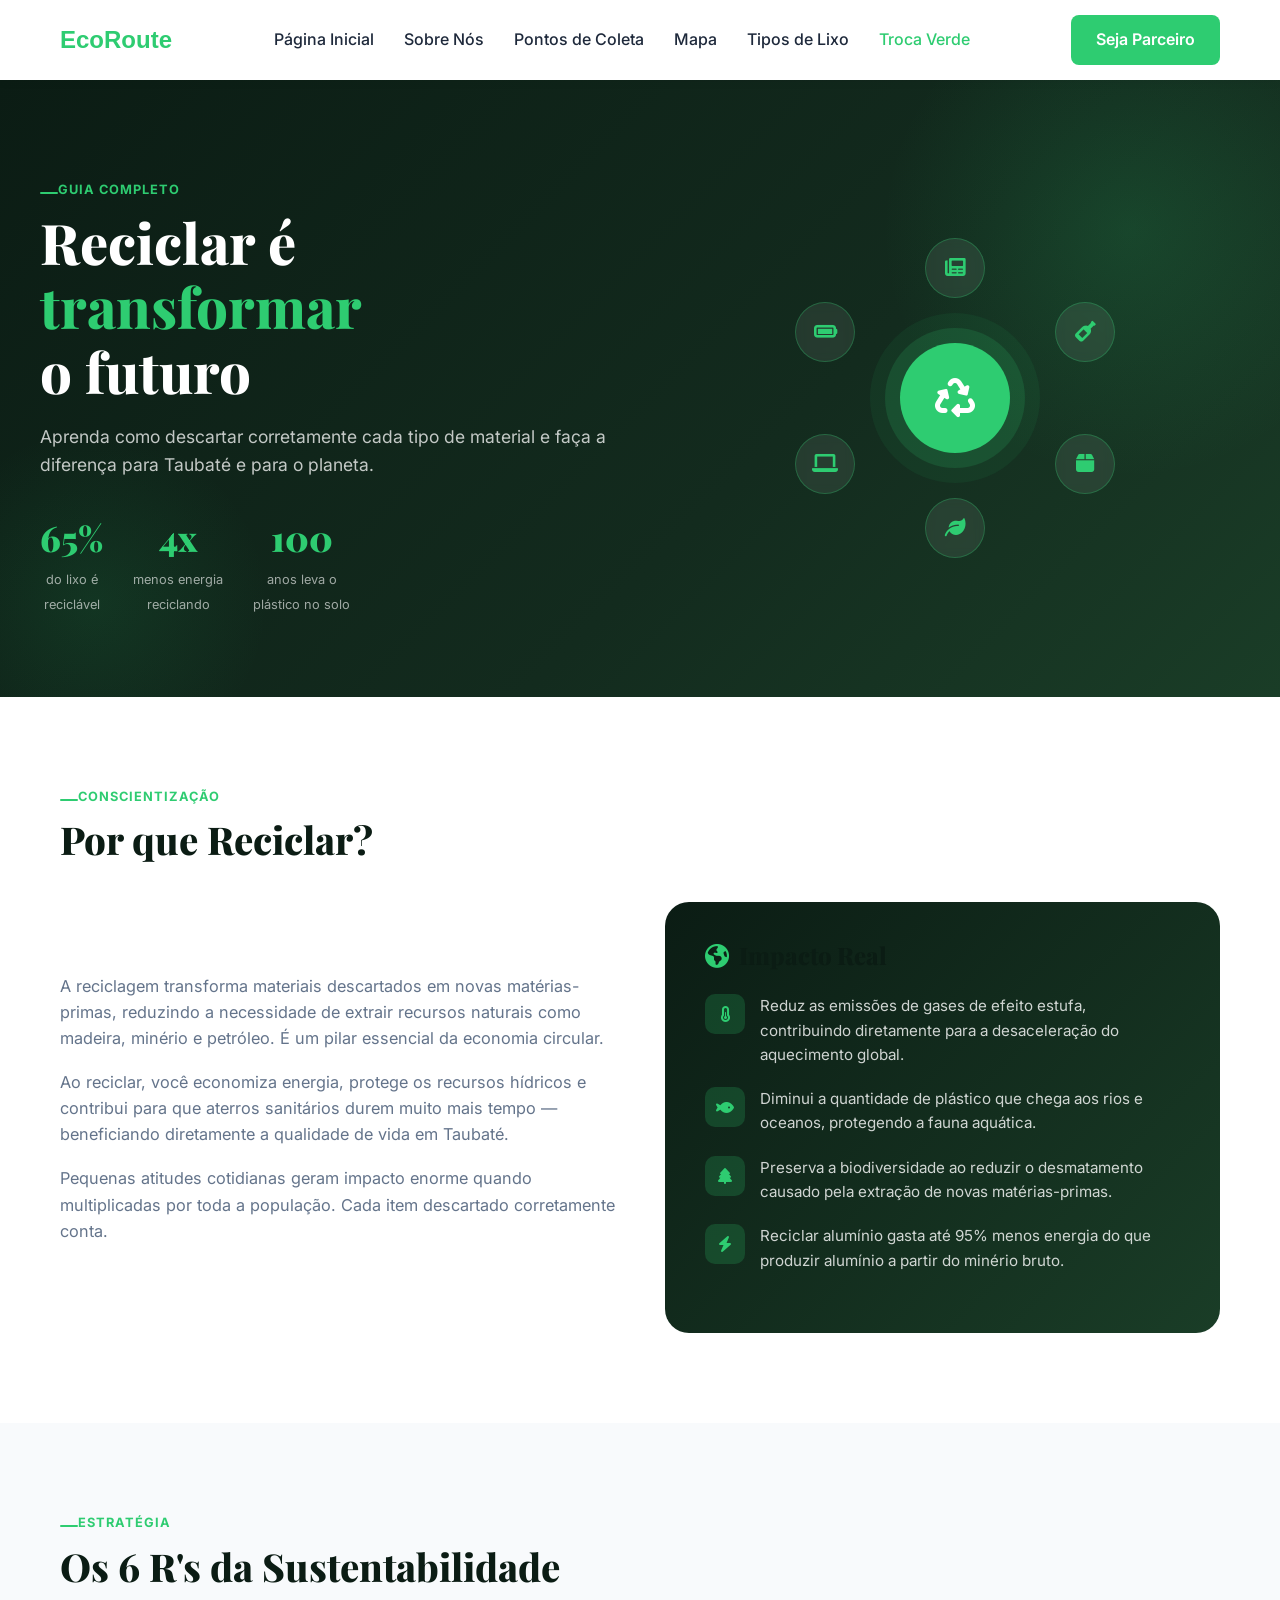
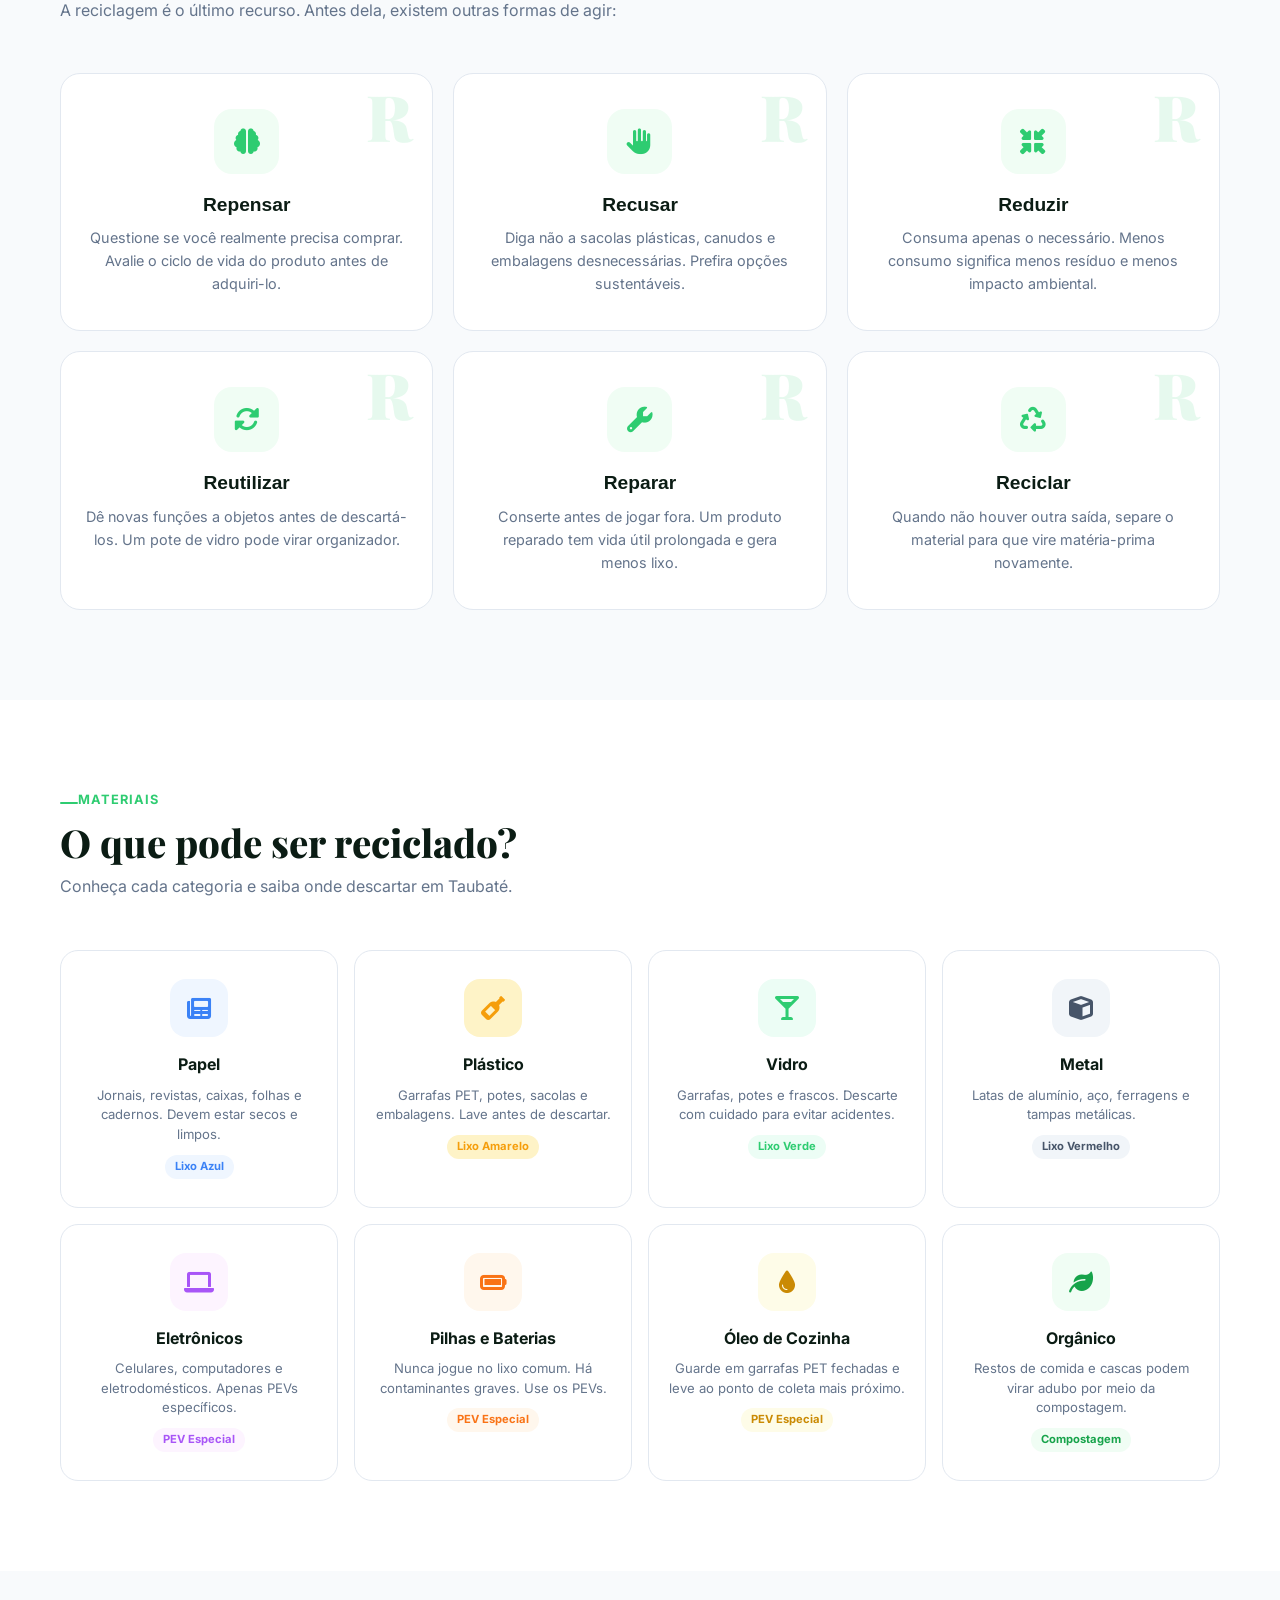
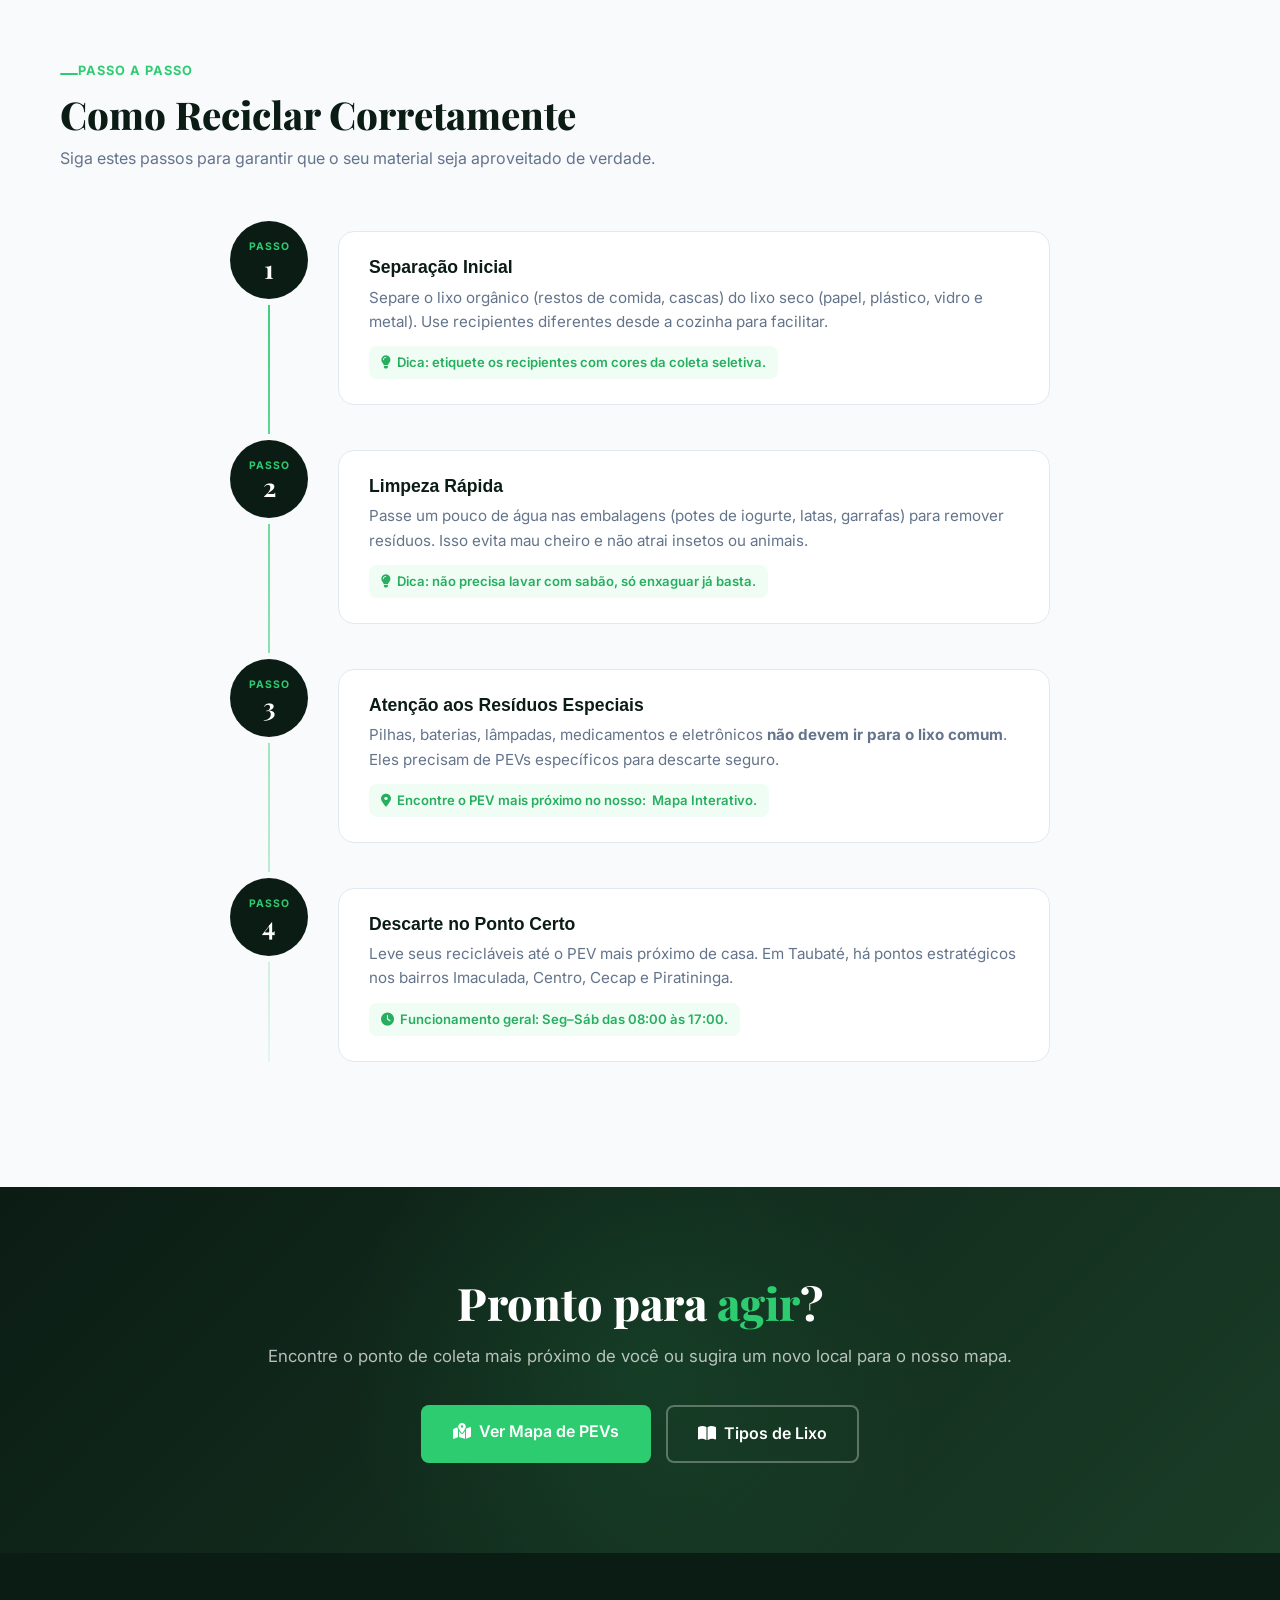
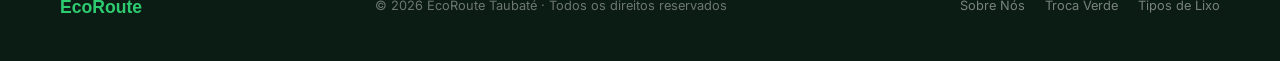
<file: reciclagem.html>
<!DOCTYPE html>
<html lang="pt-br">
<head>
    <meta charset="UTF-8">
    <meta name="viewport" content="width=device-width, initial-scale=1.0">
    <title> Guia de Reciclagem | EcoRoute</title>
    <link rel="stylesheet" href="style.css">
    <link rel="stylesheet" href="https://cdnjs.cloudflare.com/ajax/libs/font-awesome/6.0.0/css/all.min.css">
    <link href="https://fonts.googleapis.com/css2?family=Inter:wght@400;500;600;700&family=Playfair+Display:wght@700;900&display=swap" rel="stylesheet">
    <style>
        /* ===== VARIÁVEIS (espelhando o style.css do projeto) ===== */
        :root {
            --primary: #2ecc71;
            --primary-hover: #27ae60;
            --dark: #0b1c14;
            --white: #ffffff;
            --gray-bg: #f8fafc;
            --border: #e2e8f0;
            --text-main: #1e293b;
            --text-light: #64748b;
            --shadow: 0 4px 12px rgba(0,0,0,0.08);
        }

        /* ===== RESET & BASE ===== */
        *, *::before, *::after { margin: 0; padding: 0; box-sizing: border-box; }
        html { scroll-behavior: smooth; }
        body { font-family: 'Inter', sans-serif; color: var(--text-main); background: var(--white); line-height: 1.6; overflow-x: hidden; }
        .container { max-width: 1200px; margin: 0 auto; padding: 0 20px; }

        /* ===== NAVBAR (idêntica ao site) ===== */
        header#navbar {
            padding: 15px 0;
            position: sticky;
            top: 0;
            background: rgba(255,255,255,0.95);
            backdrop-filter: blur(10px);
            z-index: 1000;
            box-shadow: 0 2px 10px rgba(0,0,0,0.05);
        }
        header#navbar nav {
            display: flex;
            justify-content: space-between;
            align-items: center;
        }
        .nav-links { display: flex; list-style: none; gap: 0; }
        .nav-links li a {
            text-decoration: none;
            color: var(--text-main);
            margin: 0 15px;
            font-weight: 500;
            transition: color 0.3s;
        }
        .nav-links li a:hover { color: var(--primary); }
        .btn-primary {
            background: var(--primary);
            color: white;
            padding: 12px 25px;
            border: none;
            border-radius: 8px;
            cursor: pointer;
            font-weight: 600;
            transition: 0.3s;
            text-decoration: none;
            display: inline-block;
        }
        .btn-primary:hover { background: var(--primary-hover); transform: translateY(-2px); }
        .sub-title {
            color: var(--primary);
            font-weight: 700;
            letter-spacing: 1px;
            text-transform: uppercase;
            font-size: 0.8rem;
            display: block;
            margin-bottom: 10px;
        }

        /* ===== HERO DA PÁGINA ===== */
        .page-hero {
            background: linear-gradient(135deg, var(--dark) 0%, #132b1e 60%, #1a3d27 100%);
            padding: 100px 20px 80px;
            position: relative;
            overflow: hidden;
        }
        .page-hero::before {
            content: '';
            position: absolute;
            top: -100px; right: -100px;
            width: 500px; height: 500px;
            background: radial-gradient(circle, rgba(46,204,113,0.15) 0%, transparent 70%);
            border-radius: 50%;
        }
        .page-hero::after {
            content: '';
            position: absolute;
            bottom: -80px; left: -80px;
            width: 350px; height: 350px;
            background: radial-gradient(circle, rgba(46,204,113,0.1) 0%, transparent 70%);
            border-radius: 50%;
        }
        .hero-inner {
            position: relative;
            z-index: 2;
            display: grid;
            grid-template-columns: 1fr 1fr;
            gap: 60px;
            align-items: center;
            max-width: 1200px;
            margin: 0 auto;
        }
        .hero-inner h1 {
            font-family: 'Playfair Display', serif;
            font-size: 3.5rem;
            color: white;
            line-height: 1.15;
            margin-bottom: 20px;
        }
        .hero-inner h1 span { color: var(--primary); }
        .hero-inner p { color: rgba(255,255,255,0.75); font-size: 1.1rem; margin-bottom: 30px; }
        .hero-stats {
            display: flex;
            gap: 30px;
        }
        .stat-item { text-align: center; }
        .stat-item .num {
            font-family: 'Playfair Display', serif;
            font-size: 2.2rem;
            font-weight: 900;
            color: var(--primary);
            display: block;
        }
        .stat-item .label { color: rgba(255,255,255,0.6); font-size: 0.8rem; }
        .hero-visual {
            display: flex;
            justify-content: center;
            align-items: center;
        }
        .circle-icons {
            position: relative;
            width: 320px;
            height: 320px;
        }
        .circle-center {
            position: absolute;
            top: 50%; left: 50%;
            transform: translate(-50%, -50%);
            width: 110px; height: 110px;
            background: var(--primary);
            border-radius: 50%;
            display: flex;
            align-items: center;
            justify-content: center;
            font-size: 2.5rem;
            color: white;
            box-shadow: 0 0 0 15px rgba(46,204,113,0.15), 0 0 0 30px rgba(46,204,113,0.07);
            animation: pulse 3s infinite;
        }
        @keyframes pulse {
            0%, 100% { box-shadow: 0 0 0 15px rgba(46,204,113,0.15), 0 0 0 30px rgba(46,204,113,0.07); }
            50% { box-shadow: 0 0 0 20px rgba(46,204,113,0.2), 0 0 0 40px rgba(46,204,113,0.1); }
        }
        .orbit-item {
            position: absolute;
            width: 60px; height: 60px;
            background: rgba(255,255,255,0.08);
            border: 1px solid rgba(46,204,113,0.3);
            border-radius: 50%;
            display: flex;
            align-items: center;
            justify-content: center;
            color: var(--primary);
            font-size: 1.3rem;
            backdrop-filter: blur(5px);
            animation: float 4s ease-in-out infinite;
        }
        .orbit-item:nth-child(2)  { top: 0;    left: 50%; transform: translateX(-50%); animation-delay: 0s; }
        .orbit-item:nth-child(3)  { top: 20%;  right: 0;  animation-delay: 0.5s; }
        .orbit-item:nth-child(4)  { bottom: 20%; right: 0; animation-delay: 1s; }
        .orbit-item:nth-child(5)  { bottom: 0; left: 50%; transform: translateX(-50%); animation-delay: 1.5s; }
        .orbit-item:nth-child(6)  { bottom: 20%; left: 0; animation-delay: 2s; }
        .orbit-item:nth-child(7)  { top: 20%; left: 0;   animation-delay: 2.5s; }
        @keyframes float { 0%,100% { transform: translateY(0); } 50% { transform: translateY(-8px); } }
        .orbit-item:nth-child(2), .orbit-item:nth-child(5) { animation: floatX 4s ease-in-out infinite; }
        @keyframes floatX { 0%,100% { transform: translateX(-50%) translateY(0); } 50% { transform: translateX(-50%) translateY(-8px); } }

        /* ===== SECÇÃO POR QUÊ RECICLAR ===== */
        .why-section { padding: 90px 20px; }
        .why-section h2 { font-family: 'Playfair Display', serif; font-size: 2.4rem; margin-bottom: 15px; color: var(--dark); }
        .why-grid { display: grid; grid-template-columns: 1fr 1fr; gap: 50px; align-items: center; margin-top: 40px; }
        .why-text p { color: var(--text-light); margin-bottom: 18px; font-size: 1.02rem; }
        .impact-box {
            background: linear-gradient(135deg, var(--dark) 0%, #1a3d27 100%);
            border-radius: 24px;
            padding: 40px;
            color: white;
        }
        .impact-box h3 { font-family: 'Playfair Display', serif; font-size: 1.5rem; margin-bottom: 25px; }
        .impact-item {
            display: flex;
            align-items: flex-start;
            gap: 15px;
            margin-bottom: 20px;
        }
        .impact-icon {
            width: 40px; height: 40px;
            background: rgba(46,204,113,0.2);
            border-radius: 10px;
            display: flex;
            align-items: center;
            justify-content: center;
            color: var(--primary);
            flex-shrink: 0;
        }
        .impact-item p { color: rgba(255,255,255,0.8); font-size: 0.95rem; margin: 0; }

        /* ===== OS 6 R'S ===== */
        .rs-section { background: var(--gray-bg); padding: 90px 20px; }
        .rs-section h2 { font-family: 'Playfair Display', serif; font-size: 2.4rem; margin-bottom: 10px; color: var(--dark); }
        .rs-section > .container > p { color: var(--text-light); margin-bottom: 50px; }
        .rs-grid {
            display: grid;
            grid-template-columns: repeat(3, 1fr);
            gap: 20px;
        }
        .rs-card {
            background: white;
            border-radius: 20px;
            padding: 35px 25px;
            text-align: center;
            border: 1px solid var(--border);
            transition: all 0.35s ease;
            position: relative;
            overflow: hidden;
        }
        .rs-card::before {
            content: '';
            position: absolute;
            bottom: 0; left: 0; right: 0;
            height: 4px;
            background: var(--primary);
            transform: scaleX(0);
            transition: transform 0.35s ease;
        }
        .rs-card:hover { transform: translateY(-8px); box-shadow: 0 20px 40px rgba(0,0,0,0.08); border-color: transparent; }
        .rs-card:hover::before { transform: scaleX(1); }
        .rs-card .r-num {
            font-family: 'Playfair Display', serif;
            font-size: 4rem;
            font-weight: 900;
            color: rgba(46,204,113,0.12);
            position: absolute;
            top: 10px; right: 20px;
            line-height: 1;
        }
        .rs-icon {
            width: 65px; height: 65px;
            background: #f0fdf4;
            border-radius: 18px;
            display: flex;
            align-items: center;
            justify-content: center;
            margin: 0 auto 20px;
            font-size: 1.6rem;
            color: var(--primary);
            transition: background 0.3s;
        }
        .rs-card:hover .rs-icon { background: var(--primary); color: white; }
        .rs-card h3 { font-size: 1.2rem; font-weight: 700; margin-bottom: 10px; color: var(--dark); }
        .rs-card p { color: var(--text-light); font-size: 0.9rem; }

        /* ===== TIPOS DE MATERIAL ===== */
        .materials-section { padding: 90px 20px; }
        .materials-section h2 { font-family: 'Playfair Display', serif; font-size: 2.4rem; margin-bottom: 10px; color: var(--dark); }
        .materials-section > .container > p { color: var(--text-light); margin-bottom: 50px; }
        .materials-grid {
            display: grid;
            grid-template-columns: repeat(4, 1fr);
            gap: 16px;
        }
        .mat-card {
            border-radius: 18px;
            padding: 28px 20px;
            text-align: center;
            border: 1px solid var(--border);
            transition: all 0.3s;
            background: white;
            cursor: default;
        }
        .mat-card:hover { transform: translateY(-6px); box-shadow: 0 16px 32px rgba(0,0,0,0.08); }
        .mat-icon {
            width: 58px; height: 58px;
            border-radius: 16px;
            display: flex;
            align-items: center;
            justify-content: center;
            margin: 0 auto 15px;
            font-size: 1.5rem;
        }
        .mat-card h4 { font-weight: 700; font-size: 1rem; margin-bottom: 8px; color: var(--dark); }
        .mat-card p { font-size: 0.82rem; color: var(--text-light); line-height: 1.5; }
        .tag { display: inline-block; font-size: 0.7rem; font-weight: 700; padding: 3px 10px; border-radius: 20px; margin-top: 10px; }

        /* cores dos materiais */
        .mat-papel    .mat-icon { background: #eff6ff; color: #3b82f6; }
        .mat-papel    .tag      { background: #eff6ff; color: #3b82f6; }
        .mat-plastico .mat-icon { background: #fef3c7; color: #f59e0b; }
        .mat-plastico .tag      { background: #fef3c7; color: #f59e0b; }
        .mat-vidro    .mat-icon { background: #ecfdf5; color: var(--primary); }
        .mat-vidro    .tag      { background: #ecfdf5; color: var(--primary); }
        .mat-metal    .mat-icon { background: #f1f5f9; color: #475569; }
        .mat-metal    .tag      { background: #f1f5f9; color: #475569; }
        .mat-elet     .mat-icon { background: #fdf4ff; color: #a855f7; }
        .mat-elet     .tag      { background: #fdf4ff; color: #a855f7; }
        .mat-pilhas   .mat-icon { background: #fff7ed; color: #f97316; }
        .mat-pilhas   .tag      { background: #fff7ed; color: #f97316; }
        .mat-oleo     .mat-icon { background: #fefce8; color: #ca8a04; }
        .mat-oleo     .tag      { background: #fefce8; color: #ca8a04; }
        .mat-organico .mat-icon { background: #f0fdf4; color: #16a34a; }
        .mat-organico .tag      { background: #f0fdf4; color: #16a34a; }

        /* ===== PASSO A PASSO ===== */
        .steps-section { background: var(--gray-bg); padding: 90px 20px; }
        .steps-section h2 { font-family: 'Playfair Display', serif; font-size: 2.4rem; margin-bottom: 10px; color: var(--dark); }
        .steps-section > .container > p { color: var(--text-light); margin-bottom: 50px; }
        .steps-timeline {
            position: relative;
            max-width: 820px;
            margin: 0 auto;
        }
        .steps-timeline::before {
            content: '';
            position: absolute;
            left: 38px;
            top: 0; bottom: 0;
            width: 2px;
            background: linear-gradient(to bottom, var(--primary), rgba(46,204,113,0.1));
        }
        .step-row {
            display: flex;
            gap: 30px;
            margin-bottom: 35px;
            align-items: flex-start;
            opacity: 0;
            transform: translateX(-20px);
            animation: slideIn 0.5s ease forwards;
        }
        .step-row:nth-child(1) { animation-delay: 0.1s; }
        .step-row:nth-child(2) { animation-delay: 0.25s; }
        .step-row:nth-child(3) { animation-delay: 0.4s; }
        .step-row:nth-child(4) { animation-delay: 0.55s; }
        @keyframes slideIn { to { opacity: 1; transform: translateX(0); } }
        .step-badge {
            width: 78px; height: 78px;
            background: var(--dark);
            border-radius: 50%;
            display: flex;
            flex-direction: column;
            align-items: center;
            justify-content: center;
            flex-shrink: 0;
            position: relative;
            z-index: 2;
            box-shadow: 0 0 0 6px var(--gray-bg);
        }
        .step-badge span { font-size: 0.65rem; color: var(--primary); font-weight: 700; letter-spacing: 1px; text-transform: uppercase; }
        .step-badge strong { font-size: 1.6rem; color: white; font-family: 'Playfair Display', serif; line-height: 1; }
        .step-content {
            flex: 1;
            background: white;
            border-radius: 16px;
            padding: 25px 30px;
            border: 1px solid var(--border);
            margin-top: 10px;
        }
        .step-content h3 { font-size: 1.1rem; font-weight: 700; color: var(--dark); margin-bottom: 8px; }
        .step-content p { color: var(--text-light); font-size: 0.95rem; }
        .step-content .tip {
            display: inline-flex;
            align-items: center;
            gap: 6px;
            margin-top: 12px;
            background: #f0fdf4;
            color: var(--primary-hover);
            font-size: 0.82rem;
            font-weight: 600;
            padding: 6px 12px;
            border-radius: 8px;
        }

        /* ===== CTA FINAL ===== */
        .cta-section {
            padding: 90px 20px;
            background: linear-gradient(135deg, var(--dark), #1a3d27);
            text-align: center;
            position: relative;
            overflow: hidden;
        }
        .cta-section::before {
            content: '';
            position: absolute;
            top: 50%; left: 50%;
            transform: translate(-50%, -50%);
            width: 600px; height: 600px;
            background: radial-gradient(circle, rgba(46,204,113,0.1) 0%, transparent 70%);
            border-radius: 50%;
        }
        .cta-section h2 {
            font-family: 'Playfair Display', serif;
            font-size: 2.8rem;
            color: white;
            margin-bottom: 15px;
            position: relative;
        }
        .cta-section h2 span { color: var(--primary); }
        .cta-section p { color: rgba(255,255,255,0.7); font-size: 1.05rem; margin-bottom: 35px; position: relative; }
        .cta-btns { display: flex; gap: 15px; justify-content: center; position: relative; }
        .btn-outline-white {
            border: 2px solid rgba(255,255,255,0.3);
            color: white;
            padding: 14px 30px;
            border-radius: 8px;
            font-weight: 600;
            text-decoration: none;
            transition: 0.3s;
            display: inline-block;
        }
        .btn-outline-white:hover { background: rgba(255,255,255,0.1); border-color: white; }

        /* ===== RESPONSIVE ===== */
        /* ===== HAMBURGER ===== */
        .hamburger {
            display: none;
            flex-direction: column;
            gap: 5px;
            background: none;
            border: none;
            cursor: pointer;
            padding: 4px;
            z-index: 1100;
        }
        .hamburger span {
            display: block;
            width: 24px;
            height: 2px;
            background: var(--text-main);
            border-radius: 2px;
            transition: all 0.3s;
        }
        .hamburger.open span:nth-child(1) { transform: translateY(7px) rotate(45deg); }
        .hamburger.open span:nth-child(2) { opacity: 0; }
        .hamburger.open span:nth-child(3) { transform: translateY(-7px) rotate(-45deg); }

        @media (max-width: 900px) {
            .hero-inner { grid-template-columns: 1fr; text-align: center; }
            .hero-visual { display: none; }
            .hero-stats { justify-content: center; }
            .why-grid { grid-template-columns: 1fr; }
            .rs-grid { grid-template-columns: repeat(2, 1fr); }
            .materials-grid { grid-template-columns: repeat(2, 1fr); }
            .hamburger { display: flex; }
            header#navbar { position: relative; }
            .nav-links { display: none; }
            .nav-links.open {
                display: flex;
                flex-direction: column;
                position: absolute;
                top: 100%; left: 0; right: 0;
                background: white;
                padding: 12px 24px 20px;
                box-shadow: 0 8px 24px rgba(0,0,0,0.10);
                border-top: 1px solid var(--border);
                z-index: 999;
            }
            .nav-links li a { margin: 0; padding: 11px 0; border-bottom: 1px solid var(--border); display: block; }
            .nav-links li:last-child a { border-bottom: none; }
        }
        @media (max-width: 600px) {
            .hero-inner h1 { font-size: 2.4rem; }
            .rs-grid { grid-template-columns: 1fr; }
            .materials-grid { grid-template-columns: repeat(2, 1fr); }
            .cta-btns {
                flex-direction: column;
                align-items: center;
            }
            .cta-btns a {
                width: 100%;
                max-width: 320px;
                text-align: center;
            }
        }
    </style>
</head>
<body>

    <!-- ===== NAVBAR ===== -->
    <header id="navbar">
        <nav class="container">
            <div class="logo">
                <a href="index.html" style="text-decoration: none;">
                    <h1 style="color: var(--primary); font-size: 1.5rem; cursor: pointer;">EcoRoute</h1>
                </a>
            </div>
            <ul class="nav-links">
                <li><a href="index.html">Página Inicial</a></li>
                <li><a href="sobre.html">Sobre Nós</a></li>
                <li><a href="index.html#locais">Pontos de Coleta</a></li>
                <li><a href="index.html#mapa-section">Mapa</a></li>
                <li><a href="tipos.html">Tipos de Lixo</a></li>
                <li><a href="TrocaVerde.html" style="color: var(--primary);">Troca Verde</a></li>
            </ul>
            <button class="hamburger" id="hamburger" aria-label="Menu">
                <span></span><span></span><span></span>
            </button>
            <a href="index.html#empresas" class="btn-primary">Seja Parceiro</a>
        </nav>
    </header>

    <!-- ===== HERO ===== -->
    <section class="page-hero">
        <div class="hero-inner">
            <div>
                <span class="sub-title" style="color: var(--primary);">GUIA COMPLETO</span>
                <h1>Reciclar é<br><span>transformar</span><br>o futuro</h1>
                <p>Aprenda como descartar corretamente cada tipo de material e faça a diferença para Taubaté e para o planeta.</p>
                <div class="hero-stats">
                    <div class="stat-item">
                        <span class="num">65%</span>
                        <span class="label">do lixo é<br>reciclável</span>
                    </div>
                    <div class="stat-item">
                        <span class="num">4x</span>
                        <span class="label">menos energia<br>reciclando</span>
                    </div>
                    <div class="stat-item">
                        <span class="num">100</span>
                        <span class="label">anos leva o<br>plástico no solo</span>
                    </div>
                </div>
            </div>
            <div class="hero-visual">
                <div class="circle-icons">
                    <div class="circle-center"><i class="fas fa-recycle"></i></div>
                    <div class="orbit-item"><i class="fas fa-newspaper"></i></div>
                    <div class="orbit-item"><i class="fas fa-wine-bottle"></i></div>
                    <div class="orbit-item"><i class="fas fa-box"></i></div>
                    <div class="orbit-item"><i class="fas fa-leaf"></i></div>
                    <div class="orbit-item"><i class="fas fa-laptop"></i></div>
                    <div class="orbit-item"><i class="fas fa-battery-full"></i></div>
                </div>
            </div>
        </div>
    </section>

    <!-- ===== POR QUÊ RECICLAR ===== -->
    <section class="why-section">
        <div class="container">
            <span class="sub-title">CONSCIENTIZAÇÃO</span>
            <h2>Por que Reciclar?</h2>
            <div class="why-grid">
                <div class="why-text">
                    <p>A reciclagem transforma materiais descartados em novas matérias-primas, reduzindo a necessidade de extrair recursos naturais como madeira, minério e petróleo. É um pilar essencial da economia circular.</p>
                    <p>Ao reciclar, você economiza energia, protege os recursos hídricos e contribui para que aterros sanitários durem muito mais tempo — beneficiando diretamente a qualidade de vida em Taubaté.</p>
                    <p>Pequenas atitudes cotidianas geram impacto enorme quando multiplicadas por toda a população. Cada item descartado corretamente conta.</p>
                </div>
                <div class="impact-box">
                    <h3><i class="fas fa-globe-americas" style="color: var(--primary); margin-right: 10px;"></i>Impacto Real</h3>
                    <div class="impact-item">
                        <div class="impact-icon"><i class="fas fa-thermometer-half"></i></div>
                        <p>Reduz as emissões de gases de efeito estufa, contribuindo diretamente para a desaceleração do aquecimento global.</p>
                    </div>
                    <div class="impact-item">
                        <div class="impact-icon"><i class="fas fa-fish"></i></div>
                        <p>Diminui a quantidade de plástico que chega aos rios e oceanos, protegendo a fauna aquática.</p>
                    </div>
                    <div class="impact-item">
                        <div class="impact-icon"><i class="fas fa-tree"></i></div>
                        <p>Preserva a biodiversidade ao reduzir o desmatamento causado pela extração de novas matérias-primas.</p>
                    </div>
                    <div class="impact-item">
                        <div class="impact-icon"><i class="fas fa-bolt"></i></div>
                        <p>Reciclar alumínio gasta até 95% menos energia do que produzir alumínio a partir do minério bruto.</p>
                    </div>
                </div>
            </div>
        </div>
    </section>

    <!-- ===== OS 6 R'S ===== -->
    <section class="rs-section">
        <div class="container">
            <span class="sub-title">ESTRATÉGIA</span>
            <h2>Os 6 R's da Sustentabilidade</h2>
            <p>A reciclagem é o último recurso. Antes dela, existem outras formas de agir:</p>
            <div class="rs-grid">
                <div class="rs-card">
                    <span class="r-num">R</span>
                    <div class="rs-icon"><i class="fas fa-brain"></i></div>
                    <h3>Repensar</h3>
                    <p>Questione se você realmente precisa comprar. Avalie o ciclo de vida do produto antes de adquiri-lo.</p>
                </div>
                <div class="rs-card">
                    <span class="r-num">R</span>
                    <div class="rs-icon"><i class="fas fa-hand-paper"></i></div>
                    <h3>Recusar</h3>
                    <p>Diga não a sacolas plásticas, canudos e embalagens desnecessárias. Prefira opções sustentáveis.</p>
                </div>
                <div class="rs-card">
                    <span class="r-num">R</span>
                    <div class="rs-icon"><i class="fas fa-compress-arrows-alt"></i></div>
                    <h3>Reduzir</h3>
                    <p>Consuma apenas o necessário. Menos consumo significa menos resíduo e menos impacto ambiental.</p>
                </div>
                <div class="rs-card">
                    <span class="r-num">R</span>
                    <div class="rs-icon"><i class="fas fa-sync-alt"></i></div>
                    <h3>Reutilizar</h3>
                    <p>Dê novas funções a objetos antes de descartá-los. Um pote de vidro pode virar organizador.</p>
                </div>
                <div class="rs-card">
                    <span class="r-num">R</span>
                    <div class="rs-icon"><i class="fas fa-wrench"></i></div>
                    <h3>Reparar</h3>
                    <p>Conserte antes de jogar fora. Um produto reparado tem vida útil prolongada e gera menos lixo.</p>
                </div>
                <div class="rs-card">
                    <span class="r-num">R</span>
                    <div class="rs-icon"><i class="fas fa-recycle"></i></div>
                    <h3>Reciclar</h3>
                    <p>Quando não houver outra saída, separe o material para que vire matéria-prima novamente.</p>
                </div>
            </div>
        </div>
    </section>

    <!-- ===== TIPOS DE MATERIAL ===== -->
    <section class="materials-section">
        <div class="container">
            <span class="sub-title">MATERIAIS</span>
            <h2>O que pode ser reciclado?</h2>
            <p style="color: var(--text-light); margin-bottom: 50px;">Conheça cada categoria e saiba onde descartar em Taubaté.</p>
            <div class="materials-grid">

                <div class="mat-card mat-papel">
                    <div class="mat-icon"><i class="fas fa-newspaper"></i></div>
                    <h4>Papel</h4>
                    <p>Jornais, revistas, caixas, folhas e cadernos. Devem estar secos e limpos.</p>
                    <span class="tag">Lixo Azul</span>
                </div>

                <div class="mat-card mat-plastico">
                    <div class="mat-icon"><i class="fas fa-wine-bottle"></i></div>
                    <h4>Plástico</h4>
                    <p>Garrafas PET, potes, sacolas e embalagens. Lave antes de descartar.</p>
                    <span class="tag">Lixo Amarelo</span>
                </div>

                <div class="mat-card mat-vidro">
                    <div class="mat-icon"><i class="fas fa-glass-martini-alt"></i></div>
                    <h4>Vidro</h4>
                    <p>Garrafas, potes e frascos. Descarte com cuidado para evitar acidentes.</p>
                    <span class="tag">Lixo Verde</span>
                </div>

                <div class="mat-card mat-metal">
                    <div class="mat-icon"><i class="fas fa-cube"></i></div>
                    <h4>Metal</h4>
                    <p>Latas de alumínio, aço, ferragens e tampas metálicas.</p>
                    <span class="tag">Lixo Vermelho</span>
                </div>

                <div class="mat-card mat-elet">
                    <div class="mat-icon"><i class="fas fa-laptop"></i></div>
                    <h4>Eletrônicos</h4>
                    <p>Celulares, computadores e eletrodomésticos. Apenas PEVs específicos.</p>
                    <span class="tag">PEV Especial</span>
                </div>

                <div class="mat-card mat-pilhas">
                    <div class="mat-icon"><i class="fas fa-battery-full"></i></div>
                    <h4>Pilhas e Baterias</h4>
                    <p>Nunca jogue no lixo comum. Há contaminantes graves. Use os PEVs.</p>
                    <span class="tag">PEV Especial</span>
                </div>

                <div class="mat-card mat-oleo">
                    <div class="mat-icon"><i class="fas fa-tint"></i></div>
                    <h4>Óleo de Cozinha</h4>
                    <p>Guarde em garrafas PET fechadas e leve ao ponto de coleta mais próximo.</p>
                    <span class="tag">PEV Especial</span>
                </div>

                <div class="mat-card mat-organico">
                    <div class="mat-icon"><i class="fas fa-leaf"></i></div>
                    <h4>Orgânico</h4>
                    <p>Restos de comida e cascas podem virar adubo por meio da compostagem.</p>
                    <span class="tag">Compostagem</span>
                </div>

            </div>
        </div>
    </section>

    <!-- ===== PASSO A PASSO ===== -->
    <section class="steps-section">
        <div class="container">
            <span class="sub-title">PASSO A PASSO</span>
            <h2>Como Reciclar Corretamente</h2>
            <p style="color: var(--text-light); margin-bottom: 50px;">Siga estes passos para garantir que o seu material seja aproveitado de verdade.</p>
            <div class="steps-timeline">

                <div class="step-row">
                    <div class="step-badge"><span>Passo</span><strong>1</strong></div>
                    <div class="step-content">
                        <h3>Separação Inicial</h3>
                        <p>Separe o lixo orgânico (restos de comida, cascas) do lixo seco (papel, plástico, vidro e metal). Use recipientes diferentes desde a cozinha para facilitar.</p>
                        <span class="tip"><i class="fas fa-lightbulb"></i> Dica: etiquete os recipientes com cores da coleta seletiva.</span>
                    </div>
                </div>

                <div class="step-row">
                    <div class="step-badge"><span>Passo</span><strong>2</strong></div>
                    <div class="step-content">
                        <h3>Limpeza Rápida</h3>
                        <p>Passe um pouco de água nas embalagens (potes de iogurte, latas, garrafas) para remover resíduos. Isso evita mau cheiro e não atrai insetos ou animais.</p>
                        <span class="tip"><i class="fas fa-lightbulb"></i> Dica: não precisa lavar com sabão, só enxaguar já basta.</span>
                    </div>
                </div>

                <div class="step-row">
                    <div class="step-badge"><span>Passo</span><strong>3</strong></div>
                    <div class="step-content">
                        <h3>Atenção aos Resíduos Especiais</h3>
                        <p>Pilhas, baterias, lâmpadas, medicamentos e eletrônicos <strong>não devem ir para o lixo comum</strong>. Eles precisam de PEVs específicos para descarte seguro.</p>
                        <span class="tip"><i class="fas fa-map-marker-alt"></i> Encontre o PEV mais próximo no nosso:<a href="index.html#mapa-section" style="color: var(--primary-hover); text-decoration: none;">Mapa Interativo.</a></span>
                    </div>
                </div>

                <div class="step-row">
                    <div class="step-badge"><span>Passo</span><strong>4</strong></div>
                    <div class="step-content">
                        <h3>Descarte no Ponto Certo</h3>
                        <p>Leve seus recicláveis até o PEV mais próximo de casa. Em Taubaté, há pontos estratégicos nos bairros Imaculada, Centro, Cecap e Piratininga.</p>
                        <span class="tip"><i class="fas fa-clock"></i> Funcionamento geral: Seg–Sáb das 08:00 às 17:00.</span>
                    </div>
                </div>

            </div>
        </div>
    </section>

    <!-- ===== CTA FINAL ===== -->
    <section class="cta-section">
        <div class="container">
            <h2>Pronto para <span>agir</span>?</h2>
            <p>Encontre o ponto de coleta mais próximo de você ou sugira um novo local para o nosso mapa.</p>
            <div class="cta-btns">
                <a href="index.html#mapa-section" class="btn-primary" style="font-size: 1rem; padding: 14px 32px;">
                    <i class="fas fa-map-marked-alt" style="margin-right: 8px;"></i>Ver Mapa de PEVs
                </a>
                <a href="tipos.html" class="btn-outline-white">
                    <i class="fas fa-book-open" style="margin-right: 8px;"></i>Tipos de Lixo
                </a>
            </div>
        </div>
    </section>

    <!-- ===== FOOTER ===== -->
     <footer>
        <div class="container">
            <div class="footer-inner">
                <span class="footer-logo"><em>EcoRoute</em></span>
                <span class="footer-copy">© 2026 EcoRoute Taubaté · Todos os direitos reservados</span>
                <nav class="footer-links">
                    <a href="sobre.html">Sobre Nós</a>
                    <a href="TrocaVerde.html">Troca Verde</a>
                    <a href="tipos.html">Tipos de Lixo</a>
                </nav>
            </div>
        </div>
    </footer>

    <script>
        (function() {
            const btn = document.getElementById('hamburger');
            const nav = document.querySelector('.nav-links');
            btn.addEventListener('click', function() {
                nav.classList.toggle('open');
                btn.classList.toggle('open');
            });
            nav.querySelectorAll('a').forEach(function(a) {
                a.addEventListener('click', function() {
                    nav.classList.remove('open');
                    btn.classList.remove('open');
                });
            });
        })();
    </script>
</body>
</html>
</file>
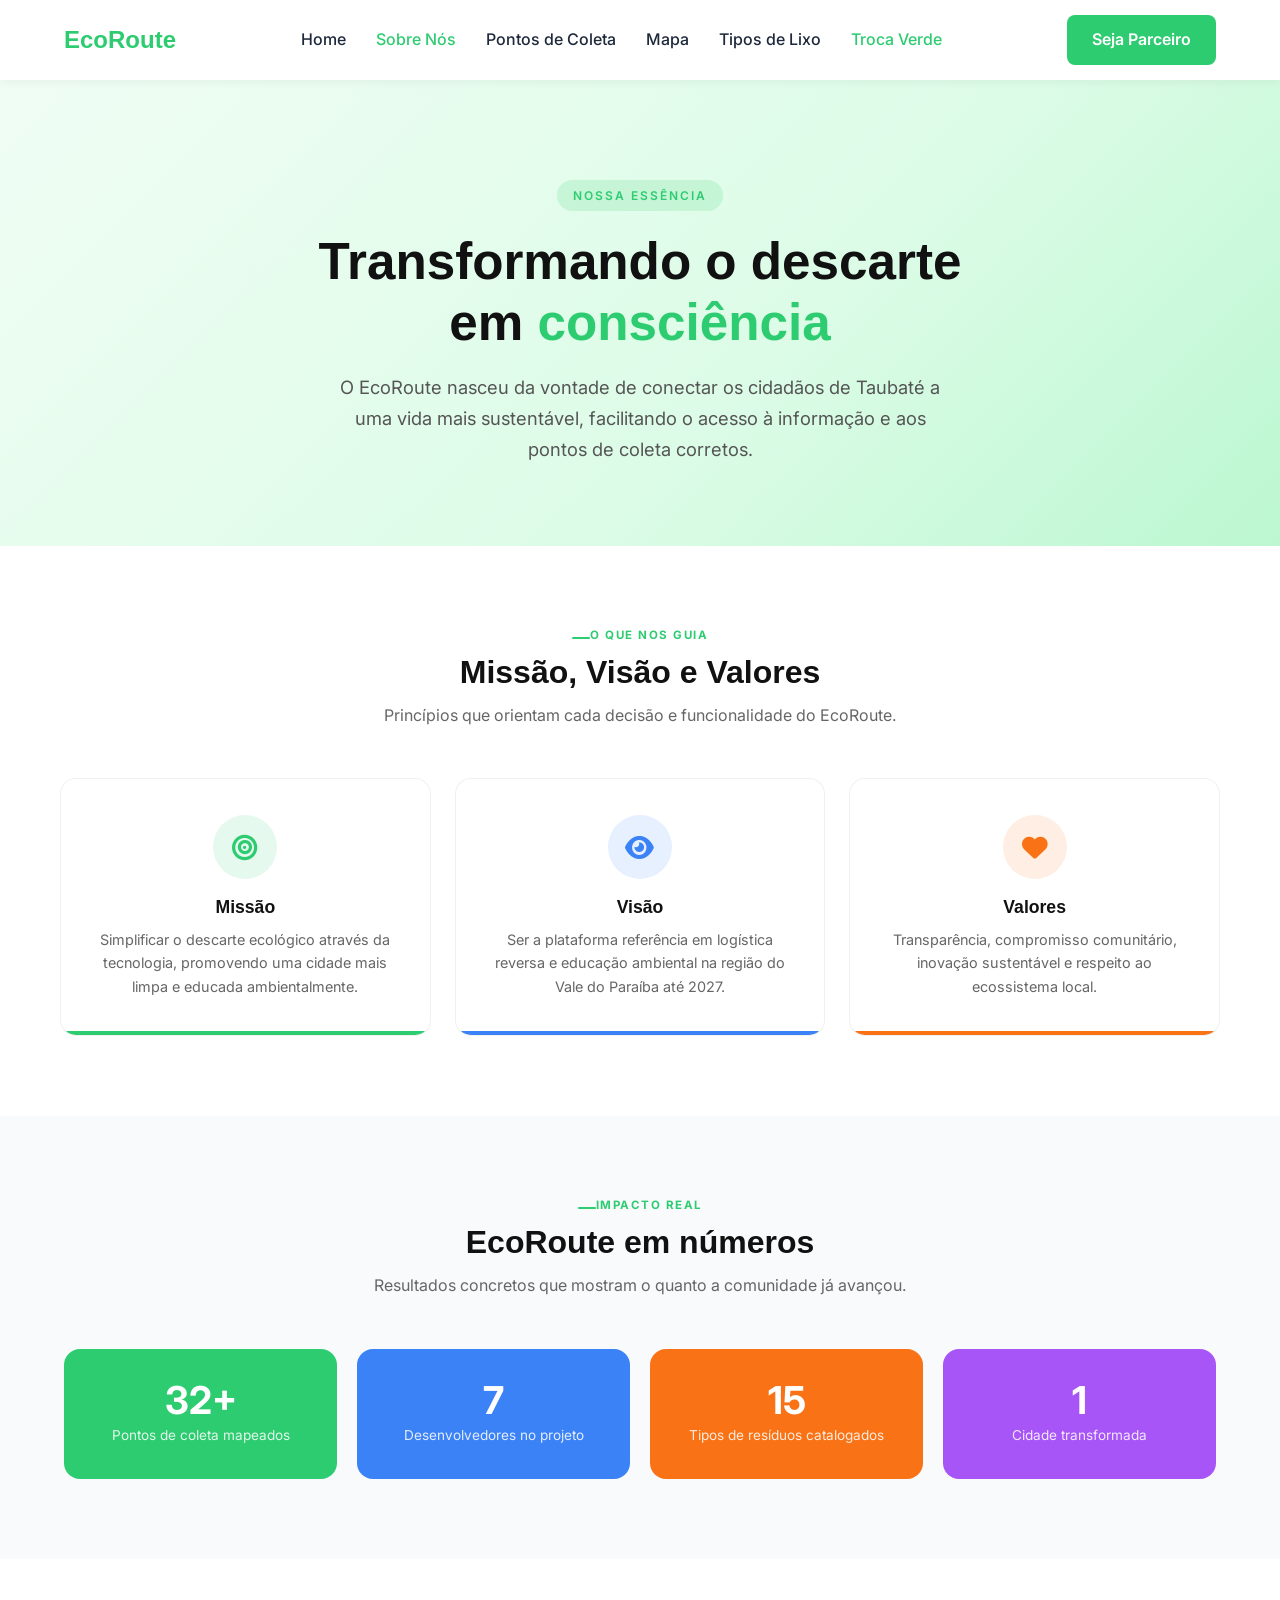
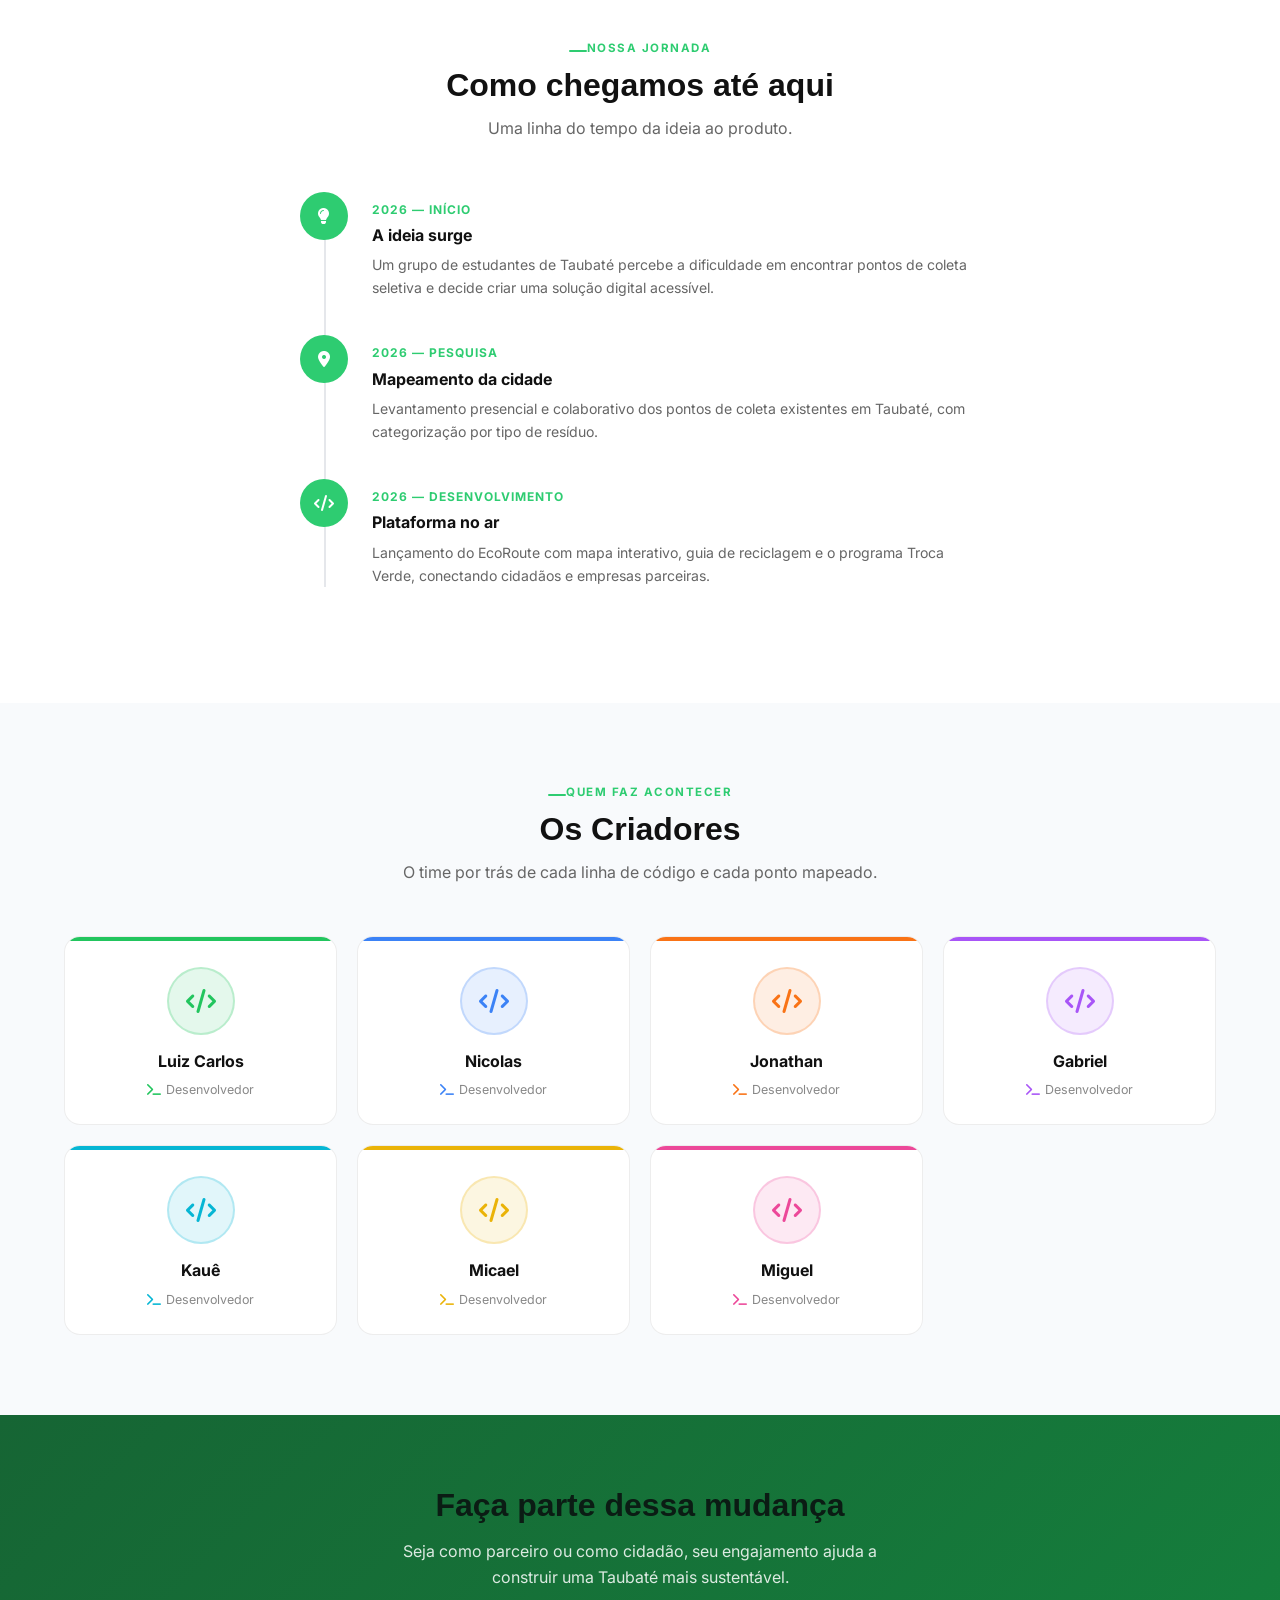
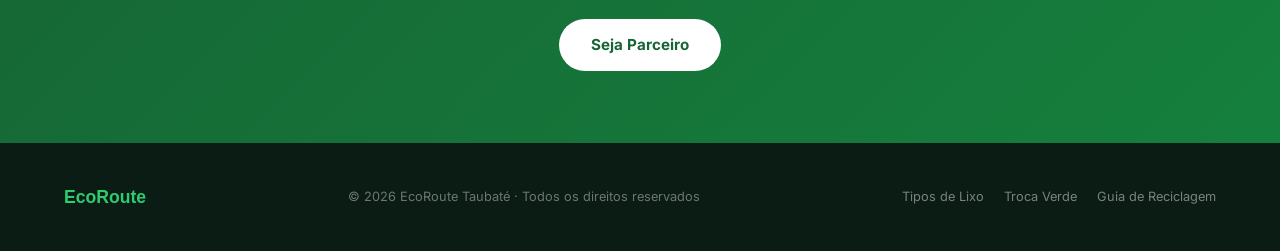
<file: sobre.html>
<!DOCTYPE html>
<html lang="pt-br">
<head>
    <meta charset="UTF-8">
    <meta name="viewport" content="width=device-width, initial-scale=1.0">
    <title>Sobre Nós | EcoRoute</title>
    <link rel="stylesheet" href="style.css">
    <link rel="stylesheet" href="https://cdnjs.cloudflare.com/ajax/libs/font-awesome/6.0.0/css/all.min.css">
    <link href="https://fonts.googleapis.com/css2?family=Inter:wght@400;500;600;700&display=swap" rel="stylesheet">
    <style>
        /* ── Hero ── */
        .sobre-hero {
            background: linear-gradient(135deg, #f0fdf4 0%, #dcfce7 60%, #bbf7d0 100%);
            padding: 100px 20px 80px;
            text-align: center;
        }
        .sobre-hero .badge {
            display: inline-block;
            background: rgba(34,197,94,0.15);
            color: var(--primary);
            font-size: 0.75rem;
            font-weight: 600;
            letter-spacing: 2px;
            text-transform: uppercase;
            padding: 6px 16px;
            border-radius: 999px;
            margin-bottom: 20px;
        }
        .sobre-hero h1 {
            font-size: clamp(2rem, 5vw, 3.2rem);
            font-weight: 700;
            color: #111;
            margin-bottom: 18px;
            line-height: 1.2;
        }
        .sobre-hero h1 span { color: var(--primary); }
        .sobre-hero p {
            font-size: 1.15rem;
            color: #555;
            max-width: 620px;
            margin: 0 auto;
            line-height: 1.7;
        }

        /* ── Seção genérica ── */
        .section { padding: 80px 20px; }
        .section-alt { background: var(--gray-bg); }
        .section-title { text-align: center; margin-bottom: 50px; }
        .section-title .sub-title { display: block; margin-bottom: 10px; }
        .section-title h2 { font-size: 2rem; font-weight: 700; color: #111; }
        .section-title p { color: #666; margin-top: 12px; font-size: 1rem; max-width: 560px; margin-left: auto; margin-right: auto; }

        /* ── Grid MVV ── */
        .grid-mvv {
            display: grid;
            grid-template-columns: repeat(3, 1fr);
            gap: 24px;
        }
        .mvv-card {
            background: #fff;
            border-radius: 16px;
            padding: 36px 28px;
            text-align: center;
            border: 1px solid rgba(0,0,0,0.06);
            transition: transform 0.25s, box-shadow 0.25s;
            position: relative;
            overflow: hidden;
        }
        .mvv-card::after {
            content: '';
            position: absolute;
            bottom: 0; left: 0; right: 0;
            height: 4px;
            background: var(--accent);
            border-radius: 0 0 16px 16px;
        }
        .mvv-card:hover { transform: translateY(-6px); box-shadow: 0 12px 32px rgba(0,0,0,0.09); }
        .mvv-card .icon-wrap {
            width: 64px; height: 64px;
            border-radius: 50%;
            background: color-mix(in srgb, var(--accent) 12%, white);
            display: flex; align-items: center; justify-content: center;
            margin: 0 auto 18px;
            font-size: 1.6rem;
            color: var(--accent);
        }
        .mvv-card h3 { font-size: 1.1rem; font-weight: 700; margin-bottom: 10px; color: #111; }
        .mvv-card p { font-size: 0.9rem; color: #666; line-height: 1.65; }

        /* ── Stats ── */
        .stats-grid {
            display: grid;
            grid-template-columns: repeat(4, 1fr);
            gap: 20px;
        }
        .stat-card {
            background: var(--primary);
            border-radius: 16px;
            padding: 32px 20px;
            text-align: center;
            color: #fff;
            opacity: 0;
            transform: translateY(20px);
            animation: fadeUp 0.5s ease forwards;
        }
        .stat-card:nth-child(2){ animation-delay: 0.1s; }
        .stat-card:nth-child(3){ animation-delay: 0.2s; }
        .stat-card:nth-child(4){ animation-delay: 0.3s; }
        .stat-card .num { font-size: 2.4rem; font-weight: 700; line-height: 1; margin-bottom: 6px; }
        .stat-card .label { font-size: 0.85rem; opacity: 0.85; }

        /* ── Timeline ── */
        .timeline { max-width: 680px; margin: 0 auto; position: relative; }
        .timeline::before {
            content: '';
            position: absolute;
            left: 24px; top: 0; bottom: 0;
            width: 2px;
            background: #e5e7eb;
        }
        .tl-item {
            display: flex;
            gap: 24px;
            margin-bottom: 36px;
            opacity: 0;
            transform: translateX(-20px);
            animation: slideIn 0.5s ease forwards;
        }
        .tl-item:nth-child(2){ animation-delay: 0.1s; }
        .tl-item:nth-child(3){ animation-delay: 0.2s; }
        .tl-item:nth-child(4){ animation-delay: 0.3s; }
        .tl-dot {
            width: 48px; height: 48px;
            border-radius: 50%;
            background: var(--primary);
            display: flex; align-items: center; justify-content: center;
            color: #fff;
            font-size: 1rem;
            flex-shrink: 0;
            position: relative;
            z-index: 1;
        }
        .tl-content { padding-top: 8px; }
        .tl-content .year { font-size: 0.75rem; font-weight: 700; color: var(--primary); text-transform: uppercase; letter-spacing: 1px; margin-bottom: 4px; }
        .tl-content h4 { font-size: 1rem; font-weight: 700; color: #111; margin-bottom: 6px; }
        .tl-content p { font-size: 0.88rem; color: #666; line-height: 1.6; }

        /* ── Criadores ── */
        .criadores-grid {
            display: grid;
            grid-template-columns: repeat(4, 1fr);
            gap: 20px;
        }
        .creator-card {
            background: #fff;
            border: 1px solid rgba(0,0,0,0.07);
            border-radius: 16px;
            padding: 30px 18px 24px;
            text-align: center;
            position: relative;
            overflow: hidden;
            opacity: 0;
            transform: translateY(24px);
            transition: transform 0.28s ease, box-shadow 0.28s ease;
            animation: fadeUp 0.5s ease forwards;
        }
        .creator-card:hover { transform: translateY(-6px); box-shadow: 0 10px 30px rgba(0,0,0,0.10); }
        .creator-card::before {
            content: '';
            position: absolute;
            top: 0; left: 0; right: 0;
            height: 4px;
            background: var(--accent);
            border-radius: 16px 16px 0 0;
        }
        .creator-card:nth-child(1){ --accent:#22c55e; animation-delay:0.05s; }
        .creator-card:nth-child(2){ --accent:#3b82f6; animation-delay:0.10s; }
        .creator-card:nth-child(3){ --accent:#f97316; animation-delay:0.15s; }
        .creator-card:nth-child(4){ --accent:#a855f7; animation-delay:0.20s; }
        .creator-card:nth-child(5){ --accent:#06b6d4; animation-delay:0.25s; }
        .creator-card:nth-child(6){ --accent:#eab308; animation-delay:0.30s; }
        .creator-card:nth-child(7){ --accent:#ec4899; animation-delay:0.35s; }
        .creator-avatar {
            width: 68px; height: 68px;
            border-radius: 50%;
            margin: 0 auto 14px;
            display: flex; align-items: center; justify-content: center;
            font-size: 24px;
            background: color-mix(in srgb, var(--accent) 12%, white);
            color: var(--accent);
            border: 2px solid color-mix(in srgb, var(--accent) 22%, transparent);
        }
        .creator-name { font-size: 1rem; font-weight: 700; color: #111; margin-bottom: 6px; }
        .creator-role {
            font-size: 0.78rem; color: #888;
            display: flex; align-items: center; justify-content: center; gap: 5px;
        }
        .creator-role i { color: var(--accent); }

        /* ── CTA ── */
        .cta-section {
            background: linear-gradient(135deg, #166534, #15803d);
            padding: 72px 20px;
            text-align: center;
            color: #fff;
        }
        .cta-section h2 { font-size: 2rem; font-weight: 700; margin-bottom: 14px; }
        .cta-section p { font-size: 1rem; opacity: 0.85; max-width: 520px; margin: 0 auto 28px; line-height: 1.65; }
        .cta-section .btn-white {
            display: inline-block;
            background: #fff;
            color: #166534;
            font-weight: 700;
            padding: 14px 32px;
            border-radius: 999px;
            text-decoration: none;
            font-size: 0.95rem;
            transition: transform 0.2s, box-shadow 0.2s;
        }
        .cta-section .btn-white:hover { transform: translateY(-2px); box-shadow: 0 8px 20px rgba(0,0,0,0.2); }

        /* ── Animações ── */
        @keyframes fadeUp {
            to { opacity: 1; transform: translateY(0); }
        }
        @keyframes slideIn {
            to { opacity: 1; transform: translateX(0); }
        }

        /* ── Responsivo ── */
        @media (max-width: 900px) {
            .stats-grid { grid-template-columns: repeat(2, 1fr); }
            .criadores-grid { grid-template-columns: repeat(2, 1fr); }
        }
        @media (max-width: 768px) {
            .grid-mvv { grid-template-columns: 1fr; }
            .mvv-card { display: flex; align-items: flex-start; gap: 20px; text-align: left; }
            .mvv-card .icon-wrap { flex-shrink: 0; margin: 0; }
            .mvv-card::after { display: none; }
        }
        @media (max-width: 480px) {
            .stats-grid { grid-template-columns: repeat(2, 1fr); }
            .criadores-grid { grid-template-columns: repeat(2, 1fr); }
        }
    </style>
</head>
<body>

    <header id="navbar">
        <nav class="container">
            <div class="logo">
                <a href="index.html" style="text-decoration: none;">
                    <h1 style="color: var(--primary); font-size: 1.5rem; cursor: pointer;">EcoRoute</h1>
                </a>
            </div>
            <ul class="nav-links">
                <li><a href="index.html">Home</a></li>
                <li><a href="sobre.html" style="color: var(--primary);">Sobre Nós</a></li>
                <li><a href="index.html#locais">Pontos de Coleta</a></li>
                <li><a href="index.html#mapa-section">Mapa</a></li>
                <li><a href="tipos.html">Tipos de Lixo</a></li>
                <li><a href="TrocaVerde.html" style="color: var(--primary);">Troca Verde</a></li>
            </ul>
            <button class="hamburger" id="hamburger" aria-label="Menu">
                <span></span><span></span><span></span>
            </button>
            <a href="index.html#empresas" class="btn-primary">Seja Parceiro</a>
        </nav>
    </header>

    <!-- Hero -->
    <section class="sobre-hero">
        <div class="container">
            <span class="badge">Nossa essência</span>
            <h1>Transformando o descarte<br>em <span>consciência</span></h1>
            <p>O EcoRoute nasceu da vontade de conectar os cidadãos de Taubaté a uma vida mais sustentável, facilitando o acesso à informação e aos pontos de coleta corretos.</p>
        </div>
    </section>

    <!-- Missão / Visão / Valores -->
    <section class="section container">
        <div class="section-title">
            <span class="sub-title">O QUE NOS GUIA</span>
            <h2>Missão, Visão e Valores</h2>
            <p>Princípios que orientam cada decisão e funcionalidade do EcoRoute.</p>
        </div>
        <div class="grid-mvv">
            <div class="mvv-card" style="--accent: var(--primary);">
                <div class="icon-wrap"><i class="fas fa-bullseye"></i></div>
                <h3>Missão</h3>
                <p>Simplificar o descarte ecológico através da tecnologia, promovendo uma cidade mais limpa e educada ambientalmente.</p>
            </div>
            <div class="mvv-card" style="--accent: #3b82f6;">
                <div class="icon-wrap"><i class="fas fa-eye"></i></div>
                <h3>Visão</h3>
                <p>Ser a plataforma referência em logística reversa e educação ambiental na região do Vale do Paraíba até 2027.</p>
            </div>
            <div class="mvv-card" style="--accent: #f97316;">
                <div class="icon-wrap"><i class="fas fa-heart"></i></div>
                <h3>Valores</h3>
                <p>Transparência, compromisso comunitário, inovação sustentável e respeito ao ecossistema local.</p>
            </div>
        </div>
    </section>

    <!-- Números -->
    <section class="section section-alt">
        <div class="container">
            <div class="section-title">
                <span class="sub-title">IMPACTO REAL</span>
                <h2>EcoRoute em números</h2>
                <p>Resultados concretos que mostram o quanto a comunidade já avançou.</p>
            </div>
            <div class="stats-grid">
                <div class="stat-card">
                    <div class="num">32+</div>
                    <div class="label">Pontos de coleta mapeados</div>
                </div>
                <div class="stat-card" style="background: #3b82f6;">
                    <div class="num">7</div>
                    <div class="label">Desenvolvedores no projeto</div>
                </div>
                <div class="stat-card" style="background: #f97316;">
                    <div class="num">15</div>
                    <div class="label">Tipos de resíduos catalogados</div>
                </div>
                <div class="stat-card" style="background: #a855f7;">
                    <div class="num">1</div>
                    <div class="label">Cidade transformada</div>
                </div>
            </div>
        </div>
    </section>
    <!-- História / Timeline -->
    <section class="section container">
        <div class="section-title">
            <span class="sub-title">NOSSA JORNADA</span>
            <h2>Como chegamos até aqui</h2>
            <p>Uma linha do tempo da ideia ao produto.</p>
        </div>
        <div class="timeline">
            <div class="tl-item">
                <div class="tl-dot"><i class="fas fa-lightbulb"></i></div>
                <div class="tl-content">
                    <div class="year">2026 — Início</div>
                    <h4>A ideia surge</h4>
                    <p>Um grupo de estudantes de Taubaté percebe a dificuldade em encontrar pontos de coleta seletiva e decide criar uma solução digital acessível.</p>
                </div>
            </div>
            <div class="tl-item">
                <div class="tl-dot"><i class="fas fa-map-marker-alt"></i></div>
                <div class="tl-content">
                    <div class="year">2026 — Pesquisa</div>
                    <h4>Mapeamento da cidade</h4>
                    <p>Levantamento presencial e colaborativo dos pontos de coleta existentes em Taubaté, com categorização por tipo de resíduo.</p>
                </div>
            </div>
            <div class="tl-item">
                <div class="tl-dot"><i class="fas fa-code"></i></div>
                <div class="tl-content">
                    <div class="year">2026 — Desenvolvimento</div>
                    <h4>Plataforma no ar</h4>
                    <p>Lançamento do EcoRoute com mapa interativo, guia de reciclagem e o programa Troca Verde, conectando cidadãos e empresas parceiras.</p>
                </div>
            </div>
        </div>
    </section>
    <!-- Criadores -->
    <section class="section section-alt">
        <div class="container">
            <div class="section-title">
                <span class="sub-title">QUEM FAZ ACONTECER</span>
                <h2>Os Criadores</h2>
                <p>O time por trás de cada linha de código e cada ponto mapeado.</p>
            </div>
            <div class="criadores-grid">
                <div class="creator-card">
                    <div class="creator-avatar"><i class="fas fa-code"></i></div>
                    <div class="creator-name">Luiz Carlos</div>
                    <div class="creator-role"><i class="fas fa-terminal"></i> Desenvolvedor</div>
                </div>
                <div class="creator-card">
                    <div class="creator-avatar"><i class="fas fa-code"></i></div>
                    <div class="creator-name">Nicolas</div>
                    <div class="creator-role"><i class="fas fa-terminal"></i> Desenvolvedor</div>
                </div>
                <div class="creator-card">
                    <div class="creator-avatar"><i class="fas fa-code"></i></div>
                    <div class="creator-name">Jonathan</div>
                    <div class="creator-role"><i class="fas fa-terminal"></i> Desenvolvedor</div>
                </div>
                <div class="creator-card">
                    <div class="creator-avatar"><i class="fas fa-code"></i></div>
                    <div class="creator-name">Gabriel</div>
                    <div class="creator-role"><i class="fas fa-terminal"></i> Desenvolvedor</div>
                </div>
                <div class="creator-card">
                    <div class="creator-avatar"><i class="fas fa-code"></i></div>
                    <div class="creator-name">Kauê</div>
                    <div class="creator-role"><i class="fas fa-terminal"></i> Desenvolvedor</div>
                </div>
                <div class="creator-card">
                    <div class="creator-avatar"><i class="fas fa-code"></i></div>
                    <div class="creator-name">Micael</div>
                    <div class="creator-role"><i class="fas fa-terminal"></i> Desenvolvedor</div>
                </div>
                <div class="creator-card">
                    <div class="creator-avatar"><i class="fas fa-code"></i></div>
                    <div class="creator-name">Miguel</div>
                    <div class="creator-role"><i class="fas fa-terminal"></i> Desenvolvedor</div>
                </div>
            </div>
        </div>
    </section>

    <!-- CTA -->
    <section class="cta-section">
        <div class="container">
            <h2>Faça parte dessa mudança</h2>
            <p>Seja como parceiro ou como cidadão, seu engajamento ajuda a construir uma Taubaté mais sustentável.</p>
            <a href="index.html#empresas" class="btn-white">Seja Parceiro</a>
        </div>
    </section>

    <footer>
        <div class="container">
            <div class="footer-inner">
                <span class="footer-logo"><em>EcoRoute</em></span>
                <span class="footer-copy">© 2026 EcoRoute Taubaté · Todos os direitos reservados</span>
                <nav class="footer-links">
                    <a href="tipos.html">Tipos de Lixo</a>
                    <a href="TrocaVerde.html">Troca Verde</a>
                    <a href="reciclagem.html">Guia de Reciclagem</a>
                </nav>
            </div>
        </div>
    </footer>

    <script>
        (function() {
            const btn = document.getElementById('hamburger');
            const nav = document.querySelector('.nav-links');
            btn.addEventListener('click', function() {
                nav.classList.toggle('open');
                btn.classList.toggle('open');
            });
            nav.querySelectorAll('a').forEach(function(a) {
                a.addEventListener('click', function() {
                    nav.classList.remove('open');
                    btn.classList.remove('open');
                });
            });
        })();
    </script>
</body>
</html>
</file>
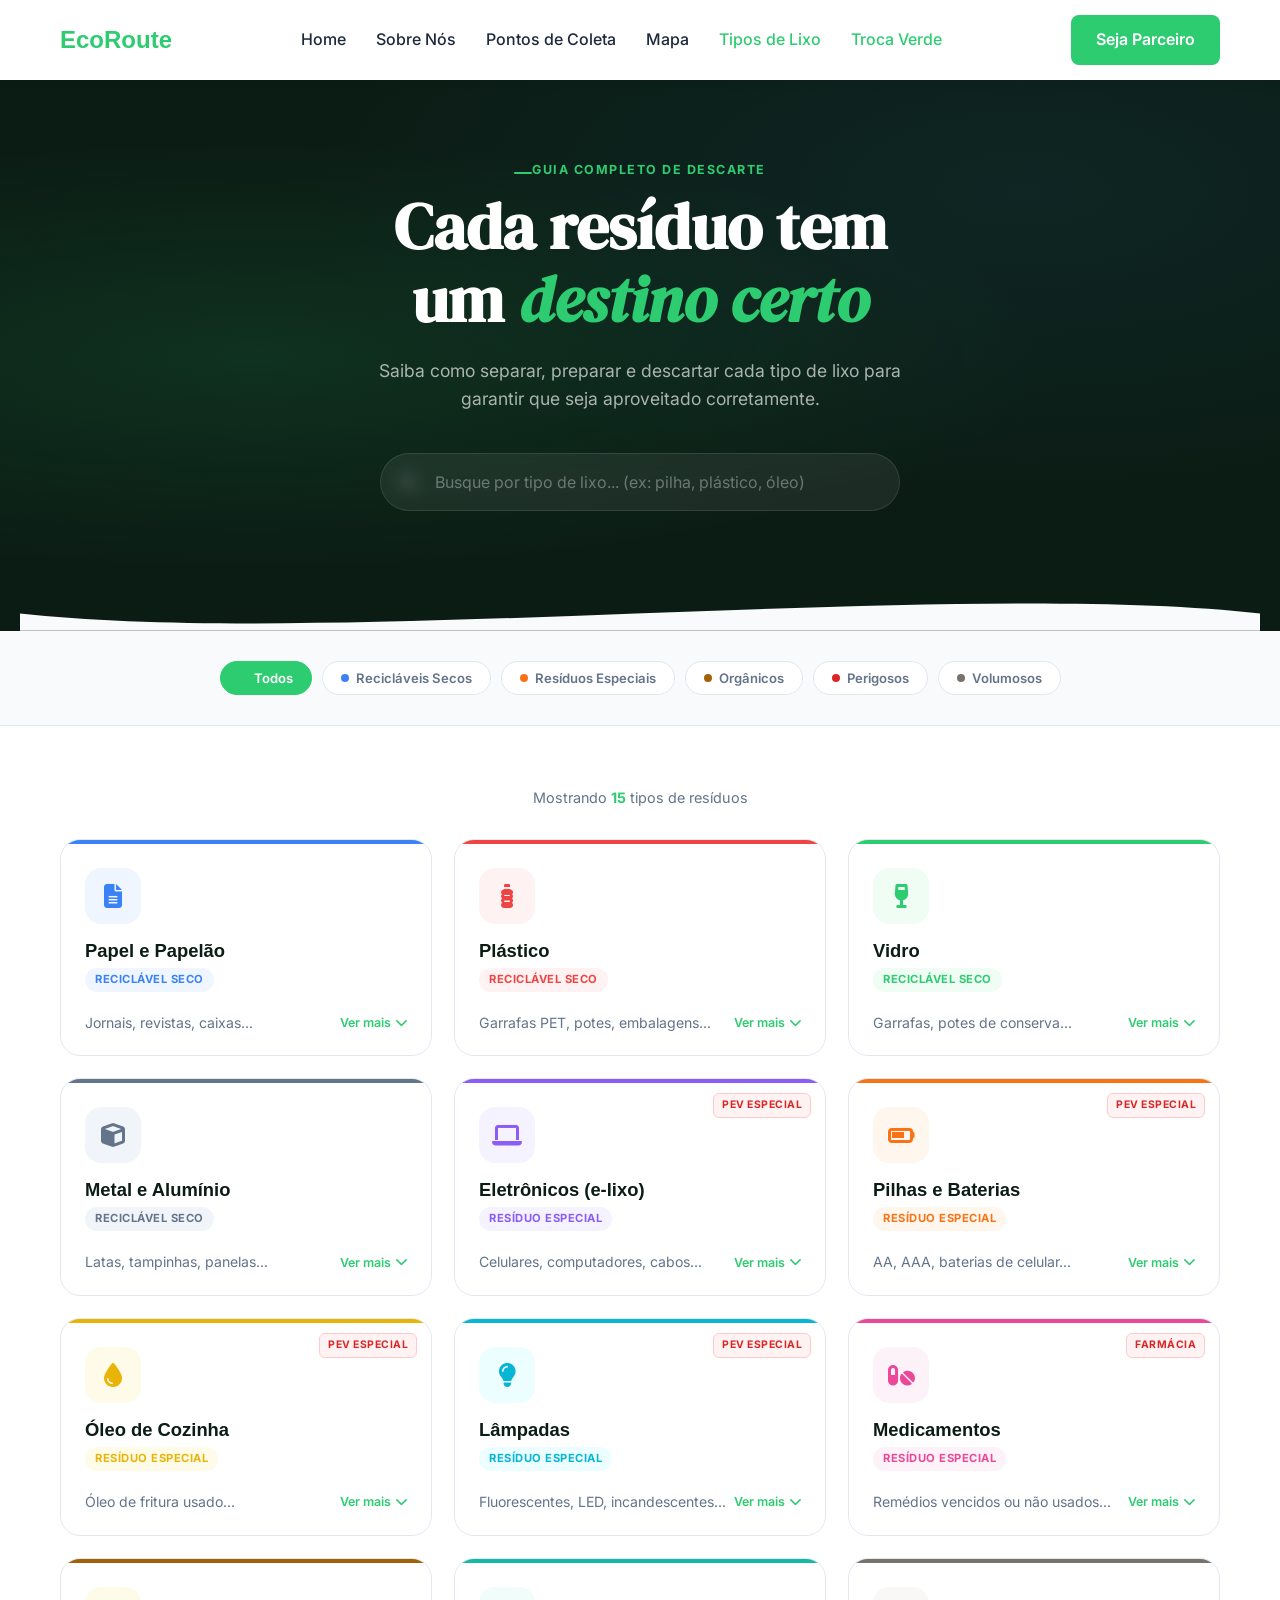
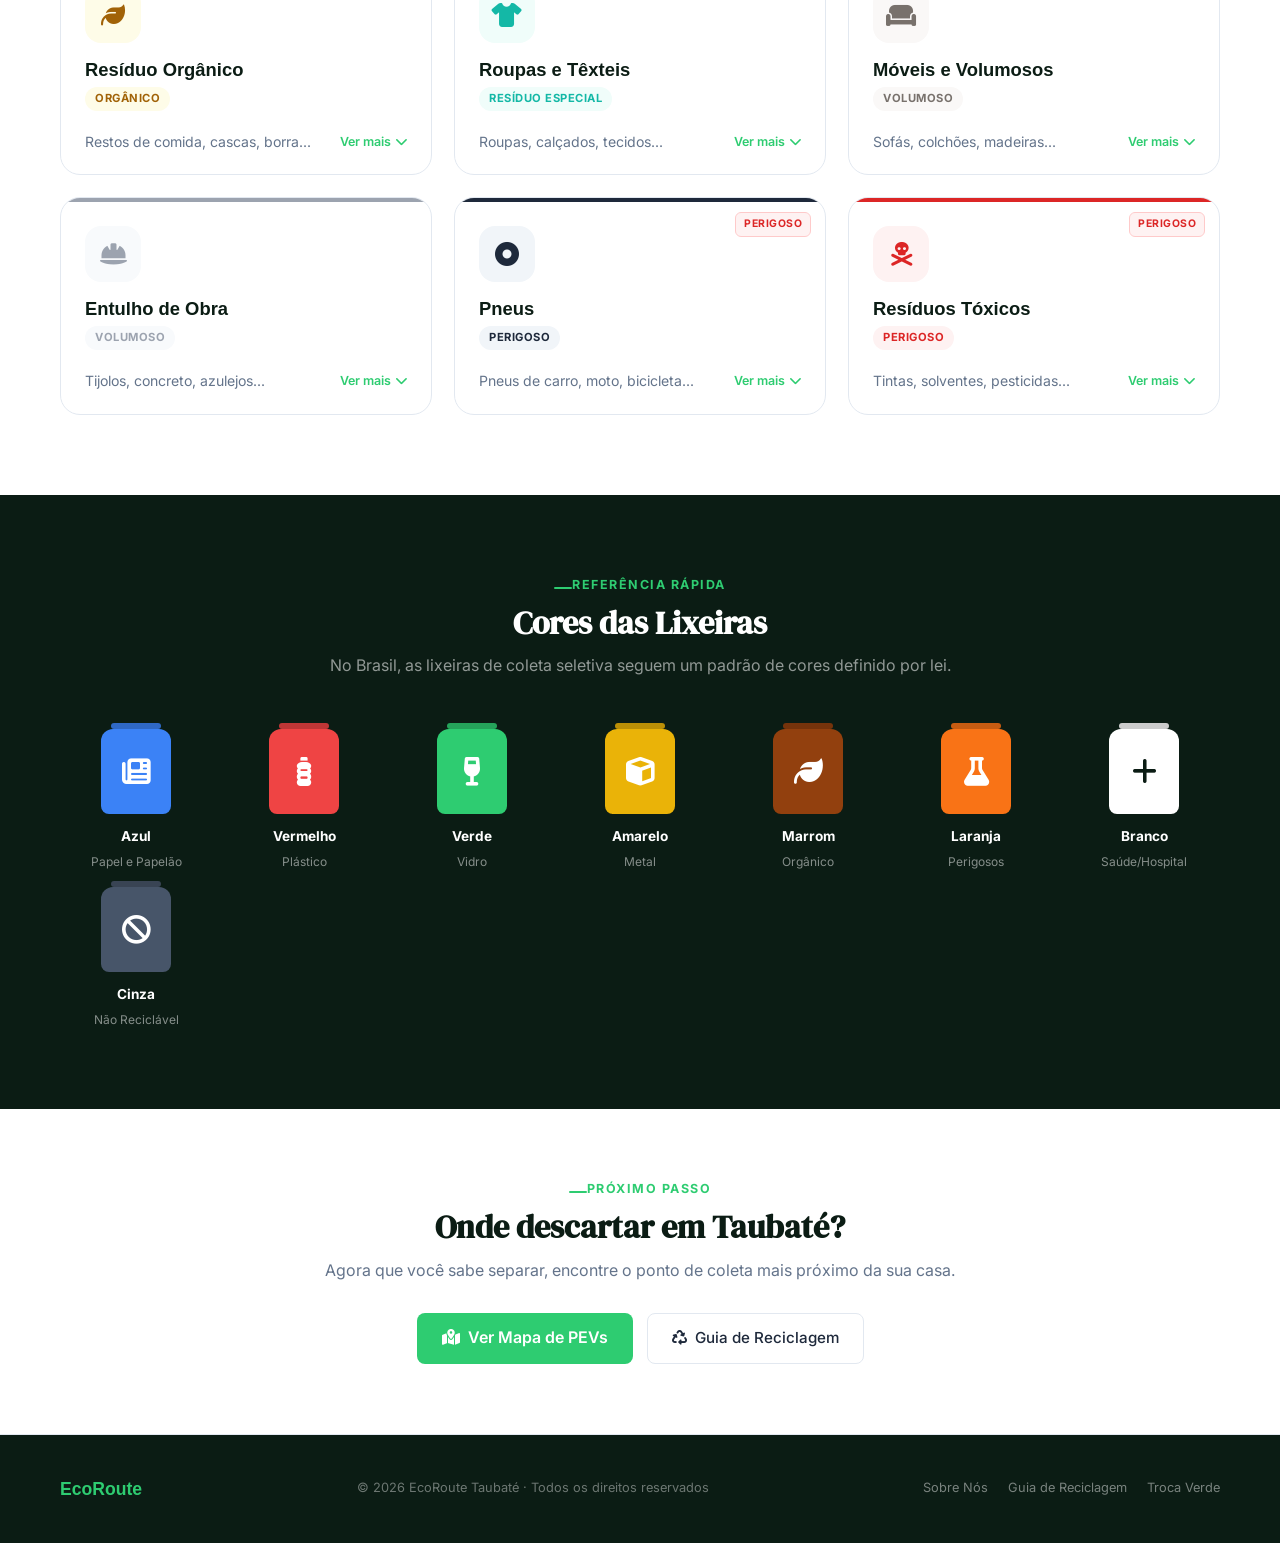
<file: tipos.html>
<!DOCTYPE html>
<html lang="pt-br">
<head>
    <meta charset="UTF-8">
    <meta name="viewport" content="width=device-width, initial-scale=1.0">
    <title>Tipos de Lixo | EcoRoute</title>

    <link rel="stylesheet" href="style.css">
    <link rel="stylesheet" href="https://cdnjs.cloudflare.com/ajax/libs/font-awesome/6.4.2/css/all.min.css">
    <link href="https://fonts.googleapis.com/css2?family=Inter:wght@400;500;600;700&family=DM+Serif+Display:ital@0;1&display=swap" rel="stylesheet">

    <style>
        :root {
            --primary: #2ecc71;
            --primary-hover: #27ae60;
            --dark: #0b1c14;
            --white: #ffffff;
            --blue: #3498db;
            --orange: #e67e22;
            --purple: #9b59b6;
            --gray-bg: #f8fafc;
            --border: #e2e8f0;
            --text-main: #1e293b;
            --text-light: #64748b;
            --shadow: 0 4px 12px rgba(0,0,0,0.08);

            /* Cores por categoria */
            --c-papel:      #3b82f6;
            --c-plastico:   #ef4444;
            --c-vidro:      #2ecc71;
            --c-metal:      #64748b;
            --c-organico:   #a16207;
            --c-eletro:     #8b5cf6;
            --c-pilhas:     #f97316;
            --c-oleo:       #eab308;
            --c-lampadas:   #06b6d4;
            --c-med:        #ec4899;
            --c-moveis:     #78716c;
            --c-entulho:    #9ca3af;
            --c-textil:     #14b8a6;
            --c-toxico:     #dc2626;
            --c-hospitalar: #ffffff;
            --c-pneu:       #1e293b;
        }

        *, *::before, *::after { margin: 0; padding: 0; box-sizing: border-box; }
        html { scroll-behavior: smooth; }
        body { font-family: 'Inter', sans-serif; color: var(--text-main); background: var(--white); line-height: 1.6; overflow-x: hidden; }
        .container { max-width: 1200px; margin: 0 auto; padding: 0 20px; }

        /* ===== NAVBAR ===== */
        header#navbar {
            padding: 15px 0;
            position: sticky;
            top: 0;
            background: rgba(255,255,255,0.95);
            backdrop-filter: blur(12px);
            z-index: 1000;
            box-shadow: 0 2px 10px rgba(0,0,0,0.05);
        }
        header#navbar nav { display: flex; justify-content: space-between; align-items: center; }
        .nav-links { display: flex; list-style: none; }
        .nav-links li a {
            text-decoration: none; color: var(--text-main);
            margin: 0 15px; font-weight: 500; transition: color 0.3s;
        }
        .nav-links li a:hover { color: var(--primary); }
        .btn-primary {
            background: var(--primary); color: white;
            padding: 12px 25px; border: none; border-radius: 8px;
            cursor: pointer; font-weight: 600; transition: 0.3s;
            text-decoration: none; display: inline-block;
        }
        .btn-primary:hover { background: var(--primary-hover); transform: translateY(-2px); }
        .sub-title {
            color: var(--primary); font-weight: 700;
            letter-spacing: 1.5px; text-transform: uppercase;
            font-size: 0.78rem; display: block; margin-bottom: 10px;
        }

        /* ===== HERO ===== */
        .page-hero {
            background: var(--dark);
            padding: 80px 20px 0;
            position: relative;
            overflow: hidden;
        }
        .page-hero::before {
            content: '';
            position: absolute; inset: 0;
            background:
                radial-gradient(ellipse at 20% 50%, rgba(46,204,113,0.12) 0%, transparent 55%),
                radial-gradient(ellipse at 80% 20%, rgba(52,152,219,0.08) 0%, transparent 50%);
        }
        .hero-content {
            position: relative; z-index: 2;
            max-width: 780px; margin: 0 auto;
            text-align: center; padding-bottom: 70px;
        }
        .hero-content h1 {
            font-family: 'DM Serif Display', serif;
            font-size: clamp(2.4rem, 5vw, 4rem);
            color: white;
            line-height: 1.15;
            margin-bottom: 20px;
        }
        .hero-content h1 em { color: var(--primary); font-style: italic; }
        .hero-content p { color: rgba(255,255,255,0.65); font-size: 1.1rem; max-width: 560px; margin: 0 auto 40px; }

        /* Barra de busca */
        .search-wrap {
            position: relative; max-width: 520px; margin: 0 auto;
        }
        .search-wrap input {
            width: 100%; padding: 18px 24px 18px 54px;
            border-radius: 50px; border: 1px solid rgba(255,255,255,0.1);
            background: rgba(255,255,255,0.07);
            backdrop-filter: blur(8px);
            color: white; font-size: 1rem; font-family: 'Inter', sans-serif;
            outline: none; transition: border 0.3s;
        }
        .search-wrap input::placeholder { color: rgba(255,255,255,0.35); }
        .search-wrap input:focus { border-color: var(--primary); }
        .search-wrap i {
            position: absolute; left: 20px; top: 50%;
            transform: translateY(-50%);
            color: rgba(255,255,255,0.4); font-size: 1rem;
        }

        /* Wave divider */
        .wave-divider { display: block; margin-top: -2px; }

        /* ===== FILTROS POR CATEGORIA ===== */
        .filters-bar {
            padding: 30px 20px;
            background: var(--gray-bg);
            border-bottom: 1px solid var(--border);
            position: sticky; top: 62px; z-index: 90;
        }
        .filters-inner {
            display: flex; gap: 10px; flex-wrap: wrap;
            max-width: 1200px; margin: 0 auto; justify-content: center;
        }
        .filter-btn {
            padding: 8px 18px; border-radius: 50px;
            border: 1.5px solid var(--border);
            background: white; cursor: pointer;
            font-size: 0.82rem; font-weight: 600; font-family: 'Inter', sans-serif;
            color: var(--text-light); transition: all 0.25s;
            display: flex; align-items: center; gap: 7px;
        }
        .filter-btn:hover { border-color: var(--primary); color: var(--primary); }
        .filter-btn.active { background: var(--primary); color: white; border-color: var(--primary); }
        .filter-dot { width: 8px; height: 8px; border-radius: 50%; flex-shrink: 0; }

        /* ===== GRID DE CARDS ===== */
        .cards-section { padding: 60px 20px 80px; }
        .section-header { text-align: center; margin-bottom: 50px; }
        .section-header h2 { font-family: 'DM Serif Display', serif; font-size: 2.2rem; color: var(--dark); }

        .waste-grid {
            display: grid;
            grid-template-columns: repeat(auto-fill, minmax(300px, 1fr));
            gap: 22px;
        }

        /* Card principal */
        .waste-card {
            background: white;
            border-radius: 20px;
            border: 1px solid var(--border);
            overflow: hidden;
            transition: all 0.35s cubic-bezier(0.34, 1.56, 0.64, 1);
            cursor: pointer;
            position: relative;
        }
        .waste-card:hover {
            transform: translateY(-6px);
            box-shadow: 0 24px 48px rgba(0,0,0,0.1);
            border-color: transparent;
        }
        .waste-card.hidden { display: none; }

        /* Topo colorido */
        .card-top {
            padding: 28px 24px 20px;
            position: relative;
        }
        .card-accent {
            position: absolute; top: 0; left: 0; right: 0;
            height: 4px;
            transition: height 0.3s;
        }
        .waste-card:hover .card-accent { height: 6px; }

        .card-icon-wrap {
            width: 56px; height: 56px;
            border-radius: 16px;
            display: flex; align-items: center; justify-content: center;
            font-size: 1.5rem; margin-bottom: 16px;
            transition: transform 0.3s;
        }
        .waste-card:hover .card-icon-wrap { transform: rotate(-5deg) scale(1.1); }

        .card-top h3 { font-size: 1.15rem; font-weight: 700; color: var(--dark); margin-bottom: 4px; }
        .card-top .category-badge {
            display: inline-block; font-size: 0.7rem; font-weight: 700;
            padding: 3px 10px; border-radius: 20px;
            text-transform: uppercase; letter-spacing: 0.5px;
        }

        /* Corpo expansível */
        .card-body-wrap {
            max-height: 0; overflow: hidden;
            transition: max-height 0.45s ease;
            border-top: 1px solid transparent;
        }
        .waste-card.open .card-body-wrap {
            max-height: 400px;
            border-top-color: var(--border);
        }
        .card-body-content { padding: 20px 24px 24px; }

        .info-block { margin-bottom: 14px; }
        .info-block:last-child { margin-bottom: 0; }
        .info-label {
            font-size: 0.72rem; font-weight: 700; text-transform: uppercase;
            letter-spacing: 0.8px; color: var(--text-light); margin-bottom: 5px;
            display: flex; align-items: center; gap: 6px;
        }
        .info-label i { font-size: 0.7rem; }
        .info-block p { font-size: 0.9rem; color: var(--text-main); line-height: 1.55; }

        .tip-box {
            background: var(--gray-bg); border-radius: 10px;
            padding: 12px 14px; font-size: 0.85rem;
            color: var(--text-light); margin-top: 14px;
            display: flex; gap: 8px; align-items: flex-start;
        }
        .tip-box i { color: var(--primary); margin-top: 2px; flex-shrink: 0; }

        /* Preview (quando fechado) */
        .card-preview {
            padding: 0 24px 20px;
            font-size: 0.88rem; color: var(--text-light);
            display: flex; justify-content: space-between; align-items: center;
        }
        .waste-card.open .card-preview { display: none; }
        .toggle-hint { font-size: 0.78rem; color: var(--primary); font-weight: 600; display: flex; align-items: center; gap: 4px; }
        .toggle-hint i { transition: transform 0.3s; }
        .waste-card.open .toggle-hint i { transform: rotate(180deg); }

        /* Perigo badge */
        .danger-badge {
            position: absolute; top: 14px; right: 14px;
            background: #fef2f2; color: #dc2626;
            font-size: 0.65rem; font-weight: 700; padding: 3px 8px;
            border-radius: 6px; text-transform: uppercase; letter-spacing: 0.5px;
            border: 1px solid #fecaca;
        }

        /* Contagem de resultados */
        .results-count {
            text-align: center; margin-bottom: 30px;
            font-size: 0.9rem; color: var(--text-light);
        }
        .results-count strong { color: var(--primary); }

        /* Nenhum resultado */
        .no-results {
            text-align: center; padding: 80px 20px;
            display: none;
            grid-column: 1 / -1;
        }
        .no-results i { font-size: 3rem; color: var(--border); margin-bottom: 15px; display: block; }
        .no-results p { color: var(--text-light); }

        /* ===== TABELA DE CORES DE LIXO ===== */
        .color-guide { background: var(--dark); padding: 80px 20px; }
        .color-guide h2 { font-family: 'DM Serif Display', serif; font-size: 2rem; color: white; text-align: center; margin-bottom: 12px; }
        .color-guide > .container > p { color: rgba(255,255,255,0.55); text-align: center; margin-bottom: 50px; }
        .bins-grid {
            display: grid;
            grid-template-columns: repeat(auto-fit, minmax(140px, 1fr));
            gap: 16px;
        }
        .bin-item { text-align: center; }
        .bin-icon {
            width: 70px; height: 85px;
            border-radius: 12px 12px 8px 8px;
            margin: 0 auto 12px;
            display: flex; align-items: center; justify-content: center;
            font-size: 1.8rem; color: white;
            position: relative;
        }
        .bin-icon::after {
            content: '';
            position: absolute; top: -6px; left: 10px; right: 10px; height: 6px;
            border-radius: 3px;
            background: inherit;
            filter: brightness(0.8);
        }
        .bin-item h4 { font-size: 0.85rem; font-weight: 700; color: white; margin-bottom: 4px; }
        .bin-item p { font-size: 0.75rem; color: rgba(255,255,255,0.5); }

        /* ===== CTA ===== */
        .cta-strip {
            padding: 70px 20px;
            text-align: center;
        }
        .cta-strip h2 { font-family: 'DM Serif Display', serif; font-size: 2rem; color: var(--dark); margin-bottom: 12px; }
        .cta-strip p { color: var(--text-light); margin-bottom: 30px; }
        .cta-btns { display: flex; gap: 14px; justify-content: center; flex-wrap: wrap; }
        .btn-outline {
            background: transparent; border: 1.5px solid var(--border);
            padding: 12px 24px; border-radius: 8px; cursor: pointer;
            transition: 0.3s; color: var(--text-main); font-weight: 500;
            font-family: 'Inter', sans-serif; text-decoration: none;
            display: inline-block; font-size: 0.95rem;
        }
        .btn-outline:hover { background: var(--gray-bg); border-color: var(--primary); color: var(--primary); }

        /* ===== FOOTER ===== */
        footer { border-top: 1px solid var(--border); padding: 40px 0; }
        footer .container { text-align: center; }
        footer p { color: var(--text-light); }

        /* ===== HAMBURGER ===== */
        .hamburger {
            display: none;
            flex-direction: column;
            gap: 5px;
            background: none;
            border: none;
            cursor: pointer;
            padding: 4px;
            z-index: 1100;
        }
        .hamburger span {
            display: block;
            width: 24px;
            height: 2px;
            background: var(--text-main);
            border-radius: 2px;
            transition: all 0.3s;
        }
        .hamburger.open span:nth-child(1) { transform: translateY(7px) rotate(45deg); }
        .hamburger.open span:nth-child(2) { opacity: 0; }
        .hamburger.open span:nth-child(3) { transform: translateY(-7px) rotate(-45deg); }

        /* ===== RESPONSIVE ===== */
        @media (max-width: 768px) {
            .hamburger { display: flex; }
            header#navbar { position: relative; }
            .nav-links { display: none; }
            .nav-links.open {
                display: flex;
                flex-direction: column;
                position: absolute;
                top: 100%; left: 0; right: 0;
                background: white;
                padding: 12px 24px 20px;
                box-shadow: 0 8px 24px rgba(0,0,0,0.10);
                border-top: 1px solid var(--border);
                z-index: 999;
            }
            .nav-links li a { margin: 0; padding: 11px 0; border-bottom: 1px solid var(--border); display: block; }
            .nav-links li:last-child a { border-bottom: none; }
            .waste-grid { grid-template-columns: 1fr; }
            .filters-bar { top: 56px; }
        }
        @media (max-width: 500px) {
            .bins-grid { grid-template-columns: repeat(3, 1fr); }
        }

        /* Animação de entrada */
        .waste-card {
            opacity: 0;
            animation: fadeUp 0.4s ease forwards;
        }
        @keyframes fadeUp {
            from { opacity: 0; transform: translateY(16px); }
            to   { opacity: 1; transform: translateY(0); }
        }
    </style>
</head>
<body>

    <!-- ===== NAVBAR ===== -->
    <header id="navbar">
        <nav class="container">
            <div class="logo">
                <a href="index.html" style="text-decoration: none;">
                    <h1 style="color: var(--primary); font-size: 1.5rem; cursor: pointer;">EcoRoute</h1>
                </a>
            </div>
            <ul class="nav-links">
                <li><a href="index.html">Home</a></li>
                <li><a href="sobre.html">Sobre Nós</a></li>
                <li><a href="index.html#locais">Pontos de Coleta</a></li>
                <li><a href="index.html#mapa-section">Mapa</a></li>
                <li><a href="tipos.html" style="color: var(--primary);">Tipos de Lixo</a></li>
                <li><a href="TrocaVerde.html" style="color: var(--primary);">Troca Verde</a></li>
            </ul>
            <button class="hamburger" id="hamburger" aria-label="Menu">
                <span></span><span></span><span></span>
            </button>
            <a href="index.html#empresas" class="btn-primary">Seja Parceiro</a>
        </nav>
    </header>

    <!-- ===== HERO ===== -->
    <section class="page-hero">
        <div class="hero-content">
            <span class="sub-title">GUIA COMPLETO DE DESCARTE</span>
            <h1>Cada resíduo tem<br>um <em>destino certo</em></h1>
            <p>Saiba como separar, preparar e descartar cada tipo de lixo para garantir que seja aproveitado corretamente.</p>
            <div class="search-wrap">
                <i class="fas fa-search"></i>
                <input type="text" id="searchInput" placeholder="Busque por tipo de lixo... (ex: pilha, plástico, óleo)">
            </div>
        </div>
        <svg class="wave-divider" xmlns="http://www.w3.org/2000/svg" viewBox="0 0 1440 60" preserveAspectRatio="none" style="display:block; background: var(--dark);">
            <path fill="#f8fafc" d="M0,40 C360,80 1080,0 1440,40 L1440,60 L0,60 Z"/>
        </svg>
    </section>

    <!-- ===== FILTROS ===== -->
    <div class="filters-bar">
        <div class="filters-inner">
            <button class="filter-btn active" data-filter="all" onclick="filterCards('all', this)">
                <span class="filter-dot" style="background: var(--primary);"></span> Todos
            </button>
            <button class="filter-btn" data-filter="reciclaveis" onclick="filterCards('reciclaveis', this)">
                <span class="filter-dot" style="background: #3b82f6;"></span> Recicláveis Secos
            </button>
            <button class="filter-btn" data-filter="especiais" onclick="filterCards('especiais', this)">
                <span class="filter-dot" style="background: #f97316;"></span> Resíduos Especiais
            </button>
            <button class="filter-btn" data-filter="organico" onclick="filterCards('organico', this)">
                <span class="filter-dot" style="background: #a16207;"></span> Orgânicos
            </button>
            <button class="filter-btn" data-filter="perigosos" onclick="filterCards('perigosos', this)">
                <span class="filter-dot" style="background: #dc2626;"></span> Perigosos
            </button>
            <button class="filter-btn" data-filter="grandes" onclick="filterCards('grandes', this)">
                <span class="filter-dot" style="background: #78716c;"></span> Volumosos
            </button>
        </div>
    </div>

    <!-- ===== CARDS ===== -->
    <section class="cards-section">
        <div class="container">
            <p class="results-count" id="resultsCount">Mostrando <strong id="countNum">15</strong> tipos de resíduos</p>
            <div class="waste-grid" id="wasteGrid">

                <!-- 1. PAPEL -->
                <div class="waste-card" data-tags="papel jornal revista papelão caixa caderno" data-cat="reciclaveis" style="animation-delay: 0.05s" onclick="toggleCard(this)">
                    <div class="card-accent" style="background: var(--c-papel);"></div>
                    <div class="card-top">
                        <div class="card-icon-wrap" style="background: #eff6ff; color: var(--c-papel);">
                            <i class="fas fa-file-lines"></i>
                        </div>
                        <h3>Papel e Papelão</h3>
                        <span class="category-badge" style="background:#eff6ff; color:var(--c-papel);">Reciclável Seco</span>
                    </div>
                    <div class="card-preview">
                        <span>Jornais, revistas, caixas...</span>
                        <span class="toggle-hint">Ver mais <i class="fas fa-chevron-down"></i></span>
                    </div>
                    <div class="card-body-wrap">
                        <div class="card-body-content">
                            <div class="info-block">
                                <p class="info-label"><i class="fas fa-check-circle" style="color:var(--c-papel)"></i> O que descartar</p>
                                <p>Jornais, revistas, folhas, cadernos, caixas de papelão, envelopes, sacolas de papel e embalagens tipo Tetra Pak (sem líquido).</p>
                            </div>
                            <div class="info-block">
                                <p class="info-label"><i class="fas fa-times-circle" style="color:#ef4444"></i> O que NÃO descartar</p>
                                <p>Papel higiênico, guardanapos usados, papel parafinado, fotografias e papel carbono — estes não são recicláveis.</p>
                            </div>
                            <div class="tip-box">
                                <i class="fas fa-lightbulb"></i>
                                <span>Não amasse o papel. Apenas dobre se necessário. Evite papéis sujos de gordura ou molhados, pois contaminam o lote.</span>
                            </div>
                        </div>
                    </div>
                </div>

                <!-- 2. PLÁSTICO -->
                <div class="waste-card" data-tags="plástico pet garrafa pote embalagem sacola" data-cat="reciclaveis" style="animation-delay: 0.1s" onclick="toggleCard(this)">
                    <div class="card-accent" style="background: var(--c-plastico);"></div>
                    <div class="card-top">
                        <div class="card-icon-wrap" style="background: #fef2f2; color: var(--c-plastico);">
                            <i class="fas fa-bottle-water"></i>
                        </div>
                        <h3>Plástico</h3>
                        <span class="category-badge" style="background:#fef2f2; color:var(--c-plastico);">Reciclável Seco</span>
                    </div>
                    <div class="card-preview">
                        <span>Garrafas PET, potes, embalagens...</span>
                        <span class="toggle-hint">Ver mais <i class="fas fa-chevron-down"></i></span>
                    </div>
                    <div class="card-body-wrap">
                        <div class="card-body-content">
                            <div class="info-block">
                                <p class="info-label"><i class="fas fa-check-circle" style="color:var(--c-plastico)"></i> O que descartar</p>
                                <p>Garrafas PET, embalagens de limpeza e higiene, potes de margarina, sacolas, canudos, tampas plásticas e embalagens de shampoo.</p>
                            </div>
                            <div class="info-block">
                                <p class="info-label"><i class="fas fa-times-circle" style="color:#ef4444"></i> O que NÃO descartar</p>
                                <p>Fraldas descartáveis, esponjas, tomadas, cabos de panela e acrílico. Estes não têm processo de reciclagem convencional.</p>
                            </div>
                            <div class="tip-box">
                                <i class="fas fa-lightbulb"></i>
                                <span>Lave as embalagens para remover resíduos de comida. Amasse as garrafas e tampas para economizar espaço.</span>
                            </div>
                        </div>
                    </div>
                </div>

                <!-- 3. VIDRO -->
                <div class="waste-card" data-tags="vidro garrafa pote frasco" data-cat="reciclaveis" style="animation-delay: 0.15s" onclick="toggleCard(this)">
                    <div class="card-accent" style="background: var(--c-vidro);"></div>
                    <div class="card-top">
                        <div class="card-icon-wrap" style="background: #f0fdf4; color: var(--c-vidro);">
                            <i class="fas fa-wine-glass"></i>
                        </div>
                        <h3>Vidro</h3>
                        <span class="category-badge" style="background:#f0fdf4; color:var(--c-vidro);">Reciclável Seco</span>
                    </div>
                    <div class="card-preview">
                        <span>Garrafas, potes de conserva...</span>
                        <span class="toggle-hint">Ver mais <i class="fas fa-chevron-down"></i></span>
                    </div>
                    <div class="card-body-wrap">
                        <div class="card-body-content">
                            <div class="info-block">
                                <p class="info-label"><i class="fas fa-check-circle" style="color:var(--c-vidro)"></i> O que descartar</p>
                                <p>Garrafas de bebidas, potes de conserva e molhos, frascos de perfume e cosméticos, e copos de vidro.</p>
                            </div>
                            <div class="info-block">
                                <p class="info-label"><i class="fas fa-times-circle" style="color:#ef4444"></i> O que NÃO descartar</p>
                                <p>Espelhos, vidros de janela, lâmpadas, telas de TV/monitor, cristais e vidros temperados — composições diferentes impedem a reciclagem.</p>
                            </div>
                            <div class="tip-box">
                                <i class="fas fa-lightbulb"></i>
                                <span>Se estiver quebrado, embale em jornal grosso e identifique "VIDRO QUEBRADO" para não ferir o coletor. Descarte com segurança!</span>
                            </div>
                        </div>
                    </div>
                </div>

                <!-- 4. METAL -->
                <div class="waste-card" data-tags="metal alumínio lata aço ferro" data-cat="reciclaveis" style="animation-delay: 0.2s" onclick="toggleCard(this)">
                    <div class="card-accent" style="background: var(--c-metal);"></div>
                    <div class="card-top">
                        <div class="card-icon-wrap" style="background: #f1f5f9; color: var(--c-metal);">
                            <i class="fas fa-cube"></i>
                        </div>
                        <h3>Metal e Alumínio</h3>
                        <span class="category-badge" style="background:#f1f5f9; color:var(--c-metal);">Reciclável Seco</span>
                    </div>
                    <div class="card-preview">
                        <span>Latas, tampinhas, panelas...</span>
                        <span class="toggle-hint">Ver mais <i class="fas fa-chevron-down"></i></span>
                    </div>
                    <div class="card-body-wrap">
                        <div class="card-body-content">
                            <div class="info-block">
                                <p class="info-label"><i class="fas fa-check-circle" style="color:var(--c-metal)"></i> O que descartar</p>
                                <p>Latas de alumínio e aço, tampinhas de garrafa, embalagens de aerossol (vazias), panelas velhas sem cabo plástico, parafusos e pregos.</p>
                            </div>
                            <div class="info-block">
                                <p class="info-label"><i class="fas fa-times-circle" style="color:#ef4444"></i> O que NÃO descartar</p>
                                <p>Latas de tinta, amianto, clipes de papel (pequenos demais para as esteiras de triagem).</p>
                            </div>
                            <div class="tip-box">
                                <i class="fas fa-lightbulb"></i>
                                <span>Amasse as latas para economizar espaço. Reciclar alumínio gasta até 95% menos energia do que extrair do minério!</span>
                            </div>
                        </div>
                    </div>
                </div>

                <!-- 5. ELETRÔNICOS -->
                <div class="waste-card" data-tags="eletrônico celular computador teclado cabo tv monitor" data-cat="especiais" style="animation-delay: 0.25s" onclick="toggleCard(this)">
                    <div class="card-accent" style="background: var(--c-eletro);"></div>
                    <span class="danger-badge">PEV Especial</span>
                    <div class="card-top">
                        <div class="card-icon-wrap" style="background: #f5f3ff; color: var(--c-eletro);">
                            <i class="fas fa-laptop"></i>
                        </div>
                        <h3>Eletrônicos (e-lixo)</h3>
                        <span class="category-badge" style="background:#f5f3ff; color:var(--c-eletro);">Resíduo Especial</span>
                    </div>
                    <div class="card-preview">
                        <span>Celulares, computadores, cabos...</span>
                        <span class="toggle-hint">Ver mais <i class="fas fa-chevron-down"></i></span>
                    </div>
                    <div class="card-body-wrap">
                        <div class="card-body-content">
                            <div class="info-block">
                                <p class="info-label"><i class="fas fa-check-circle" style="color:var(--c-eletro)"></i> O que descartar</p>
                                <p>Celulares, tablets, computadores, monitores, impressoras, teclados, mouses, cabos, carregadores, eletrodomésticos pequenos e rádios.</p>
                            </div>
                            <div class="info-block">
                                <p class="info-label"><i class="fas fa-triangle-exclamation" style="color:#f97316"></i> Atenção</p>
                                <p>Nunca jogue no lixo comum. Contêm metais pesados (chumbo, mercúrio, cádmio) que contaminam o solo por décadas.</p>
                            </div>
                            <div class="tip-box">
                                <i class="fas fa-map-marker-alt"></i>
                                <span>Leve ao PEV Centro (aceita eletrônicos) ou procure o programa de logística reversa da marca do aparelho.</span>
                            </div>
                        </div>
                    </div>
                </div>

                <!-- 6. PILHAS E BATERIAS -->
                <div class="waste-card" data-tags="pilha bateria aa aaa" data-cat="especiais" style="animation-delay: 0.3s" onclick="toggleCard(this)">
                    <div class="card-accent" style="background: var(--c-pilhas);"></div>
                    <span class="danger-badge">PEV Especial</span>
                    <div class="card-top">
                        <div class="card-icon-wrap" style="background: #fff7ed; color: var(--c-pilhas);">
                            <i class="fas fa-battery-three-quarters"></i>
                        </div>
                        <h3>Pilhas e Baterias</h3>
                        <span class="category-badge" style="background:#fff7ed; color:var(--c-pilhas);">Resíduo Especial</span>
                    </div>
                    <div class="card-preview">
                        <span>AA, AAA, baterias de celular...</span>
                        <span class="toggle-hint">Ver mais <i class="fas fa-chevron-down"></i></span>
                    </div>
                    <div class="card-body-wrap">
                        <div class="card-body-content">
                            <div class="info-block">
                                <p class="info-label"><i class="fas fa-check-circle" style="color:var(--c-pilhas)"></i> O que descartar</p>
                                <p>Pilhas AA, AAA, C, D, 9V; baterias de celulares, notebooks, câmeras fotográficas, relógios e controles remotos.</p>
                            </div>
                            <div class="info-block">
                                <p class="info-label"><i class="fas fa-triangle-exclamation" style="color:#ef4444"></i> Por que é tão grave</p>
                                <p>Uma única pilha pode contaminar até 600.000 litros de água. Contêm mercúrio, chumbo e cádmio — metais altamente tóxicos.</p>
                            </div>
                            <div class="tip-box">
                                <i class="fas fa-lightbulb"></i>
                                <span>Guarde em um recipiente seco e vedado até ter quantidade suficiente para levar ao PEV. Todos os PEVs de Taubaté aceitam pilhas.</span>
                            </div>
                        </div>
                    </div>
                </div>

                <!-- 7. ÓLEO DE COZINHA -->
                <div class="waste-card" data-tags="óleo cozinha fritura gordura" data-cat="especiais" style="animation-delay: 0.35s" onclick="toggleCard(this)">
                    <div class="card-accent" style="background: var(--c-oleo);"></div>
                    <span class="danger-badge">PEV Especial</span>
                    <div class="card-top">
                        <div class="card-icon-wrap" style="background: #fefce8; color: var(--c-oleo);">
                            <i class="fas fa-droplet"></i>
                        </div>
                        <h3>Óleo de Cozinha</h3>
                        <span class="category-badge" style="background:#fefce8; color:var(--c-oleo);">Resíduo Especial</span>
                    </div>
                    <div class="card-preview">
                        <span>Óleo de fritura usado...</span>
                        <span class="toggle-hint">Ver mais <i class="fas fa-chevron-down"></i></span>
                    </div>
                    <div class="card-body-wrap">
                        <div class="card-body-content">
                            <div class="info-block">
                                <p class="info-label"><i class="fas fa-check-circle" style="color:var(--c-oleo)"></i> O que descartar</p>
                                <p>Óleo vegetal usado em frituras (soja, girassol, canola, milho), óleo de oliva e gordura animal líquida após esfriar completamente.</p>
                            </div>
                            <div class="info-block">
                                <p class="info-label"><i class="fas fa-triangle-exclamation" style="color:#ef4444"></i> Nunca faça isso</p>
                                <p>Não despeje na pia ou no vaso sanitário — um litro de óleo contamina até 25.000 litros de água e entope a rede de esgoto.</p>
                            </div>
                            <div class="tip-box">
                                <i class="fas fa-lightbulb"></i>
                                <span>Armazene em garrafa PET fechada após esfriar. O óleo coletado vira biodiesel — um combustível limpo e renovável!</span>
                            </div>
                        </div>
                    </div>
                </div>

                <!-- 8. LÂMPADAS -->
                <div class="waste-card" data-tags="lâmpada fluorescente led mercúrio luz" data-cat="especiais" style="animation-delay: 0.4s" onclick="toggleCard(this)">
                    <div class="card-accent" style="background: var(--c-lampadas);"></div>
                    <span class="danger-badge">PEV Especial</span>
                    <div class="card-top">
                        <div class="card-icon-wrap" style="background: #ecfeff; color: var(--c-lampadas);">
                            <i class="fas fa-lightbulb"></i>
                        </div>
                        <h3>Lâmpadas</h3>
                        <span class="category-badge" style="background:#ecfeff; color:var(--c-lampadas);">Resíduo Especial</span>
                    </div>
                    <div class="card-preview">
                        <span>Fluorescentes, LED, incandescentes...</span>
                        <span class="toggle-hint">Ver mais <i class="fas fa-chevron-down"></i></span>
                    </div>
                    <div class="card-body-wrap">
                        <div class="card-body-content">
                            <div class="info-block">
                                <p class="info-label"><i class="fas fa-check-circle" style="color:var(--c-lampadas)"></i> O que descartar</p>
                                <p>Lâmpadas fluorescentes (tubos e compactas), lâmpadas de vapor de sódio, LED e lâmpadas incandescentes comuns.</p>
                            </div>
                            <div class="info-block">
                                <p class="info-label"><i class="fas fa-triangle-exclamation" style="color:#ef4444"></i> Atenção especial</p>
                                <p>Lâmpadas fluorescentes contêm mercúrio gasoso. Se quebrar, ventile o ambiente e não toque nos fragmentos sem luvas.</p>
                            </div>
                            <div class="tip-box">
                                <i class="fas fa-lightbulb"></i>
                                <span>Transport as lâmpadas inteiras dentro de sua embalagem original ou enroladas em jornal. PEVs Imaculada e Centro aceitam lâmpadas.</span>
                            </div>
                        </div>
                    </div>
                </div>

                <!-- 9. MEDICAMENTOS -->
                <div class="waste-card" data-tags="medicamento remédio comprimido farmácia" data-cat="especiais" style="animation-delay: 0.45s" onclick="toggleCard(this)">
                    <div class="card-accent" style="background: var(--c-med);"></div>
                    <span class="danger-badge">Farmácia</span>
                    <div class="card-top">
                        <div class="card-icon-wrap" style="background: #fdf2f8; color: var(--c-med);">
                            <i class="fas fa-pills"></i>
                        </div>
                        <h3>Medicamentos</h3>
                        <span class="category-badge" style="background:#fdf2f8; color:var(--c-med);">Resíduo Especial</span>
                    </div>
                    <div class="card-preview">
                        <span>Remédios vencidos ou não usados...</span>
                        <span class="toggle-hint">Ver mais <i class="fas fa-chevron-down"></i></span>
                    </div>
                    <div class="card-body-wrap">
                        <div class="card-body-content">
                            <div class="info-block">
                                <p class="info-label"><i class="fas fa-check-circle" style="color:var(--c-med)"></i> O que descartar</p>
                                <p>Comprimidos, cápsulas, xaropes, pomadas, injetáveis, colírios e quaisquer medicamentos vencidos ou sem uso — nas embalagens originais.</p>
                            </div>
                            <div class="info-block">
                                <p class="info-label"><i class="fas fa-triangle-exclamation" style="color:#ef4444"></i> Nunca faça isso</p>
                                <p>Não jogue no lixo comum nem descarte na pia ou vaso. Substâncias ativas contaminam a água e o solo por anos.</p>
                            </div>
                            <div class="tip-box">
                                <i class="fas fa-map-marker-alt"></i>
                                <span>Leve a qualquer farmácia participante do Programa Descarte Correto de Medicamentos — elas são obrigadas a receber.</span>
                            </div>
                        </div>
                    </div>
                </div>

                <!-- 10. ORGÂNICO -->
                <div class="waste-card" data-tags="orgânico comida sobra casca restos compostagem" data-cat="organico" style="animation-delay: 0.5s" onclick="toggleCard(this)">
                    <div class="card-accent" style="background: var(--c-organico);"></div>
                    <div class="card-top">
                        <div class="card-icon-wrap" style="background: #fefce8; color: var(--c-organico);">
                            <i class="fas fa-leaf"></i>
                        </div>
                        <h3>Resíduo Orgânico</h3>
                        <span class="category-badge" style="background:#fefce8; color:var(--c-organico);">Orgânico</span>
                    </div>
                    <div class="card-preview">
                        <span>Restos de comida, cascas, borra...</span>
                        <span class="toggle-hint">Ver mais <i class="fas fa-chevron-down"></i></span>
                    </div>
                    <div class="card-body-wrap">
                        <div class="card-body-content">
                            <div class="info-block">
                                <p class="info-label"><i class="fas fa-check-circle" style="color:var(--c-organico)"></i> O que descartar</p>
                                <p>Restos de frutas e legumes, borra de café, cascas de ovos, folhas de jardim, pão velho e restos de refeições (sem ossos).</p>
                            </div>
                            <div class="info-block">
                                <p class="info-label"><i class="fas fa-seedling" style="color:var(--c-organico)"></i> Melhor destino: Compostagem</p>
                                <p>O resíduo orgânico pode virar adubo rico em nutrientes através da compostagem doméstica ou coletiva. Evita metano nos aterros.</p>
                            </div>
                            <div class="tip-box">
                                <i class="fas fa-lightbulb"></i>
                                <span>Monte uma composteira em casa com um balde furado! Você produz seu próprio adubo e reduz o lixo em até 50%.</span>
                            </div>
                        </div>
                    </div>
                </div>

                <!-- 11. TÊXTIL -->
                <div class="waste-card" data-tags="roupa tecido têxtil vestuário calçado sapato" data-cat="especiais" style="animation-delay: 0.55s" onclick="toggleCard(this)">
                    <div class="card-accent" style="background: var(--c-textil);"></div>
                    <div class="card-top">
                        <div class="card-icon-wrap" style="background: #f0fdfa; color: var(--c-textil);">
                            <i class="fas fa-shirt"></i>
                        </div>
                        <h3>Roupas e Têxteis</h3>
                        <span class="category-badge" style="background:#f0fdfa; color:var(--c-textil);">Resíduo Especial</span>
                    </div>
                    <div class="card-preview">
                        <span>Roupas, calçados, tecidos...</span>
                        <span class="toggle-hint">Ver mais <i class="fas fa-chevron-down"></i></span>
                    </div>
                    <div class="card-body-wrap">
                        <div class="card-body-content">
                            <div class="info-block">
                                <p class="info-label"><i class="fas fa-check-circle" style="color:var(--c-textil)"></i> O que descartar</p>
                                <p>Roupas, sapatos, bolsas, cintos, meias e tecidos em geral — sejam em bom estado (doação) ou desgastados (reciclagem industrial).</p>
                            </div>
                            <div class="info-block">
                                <p class="info-label"><i class="fas fa-heart" style="color:#ec4899"></i> Dê prioridade à doação</p>
                                <p>Se a peça ainda está em bom estado, doe para entidades sociais. Brechós e bazares transformam sua roupa em renda para quem precisa.</p>
                            </div>
                            <div class="tip-box">
                                <i class="fas fa-lightbulb"></i>
                                <span>Trapos e panos desgastados podem virar estopa industrial. Procure empresas de reciclagem têxtil em Taubaté.</span>
                            </div>
                        </div>
                    </div>
                </div>

                <!-- 12. MÓVEIS E VOLUMOSOS -->
                <div class="waste-card" data-tags="móvel sofá madeira colchão grande volumoso" data-cat="grandes" style="animation-delay: 0.6s" onclick="toggleCard(this)">
                    <div class="card-accent" style="background: var(--c-moveis);"></div>
                    <div class="card-top">
                        <div class="card-icon-wrap" style="background: #faf8f7; color: var(--c-moveis);">
                            <i class="fas fa-couch"></i>
                        </div>
                        <h3>Móveis e Volumosos</h3>
                        <span class="category-badge" style="background:#faf8f7; color:var(--c-moveis);">Volumoso</span>
                    </div>
                    <div class="card-preview">
                        <span>Sofás, colchões, madeiras...</span>
                        <span class="toggle-hint">Ver mais <i class="fas fa-chevron-down"></i></span>
                    </div>
                    <div class="card-body-wrap">
                        <div class="card-body-content">
                            <div class="info-block">
                                <p class="info-label"><i class="fas fa-check-circle" style="color:var(--c-moveis)"></i> O que descartar</p>
                                <p>Sofás, cadeiras, mesas, armários, colchões, estantes e quaisquer itens de grande porte que não cabem no lixo comum.</p>
                            </div>
                            <div class="info-block">
                                <p class="info-label"><i class="fas fa-info-circle" style="color:#64748b"></i> Limite por cidadão</p>
                                <p>Os PEVs de Taubaté aceitam até 1m³ de resíduos volumosos por dia, por cidadão. Acima disso, contrate uma caçamba regularizada.</p>
                            </div>
                            <div class="tip-box">
                                <i class="fas fa-lightbulb"></i>
                                <span>Se o item ainda estiver em bom estado, doe antes de descartar! Coloque na calçada com cartaz "PEGUEM" ou anuncie em grupos online.</span>
                            </div>
                        </div>
                    </div>
                </div>

                <!-- 13. ENTULHO -->
                <div class="waste-card" data-tags="entulho construção obra tijolo cimento pedra" data-cat="grandes" style="animation-delay: 0.65s" onclick="toggleCard(this)">
                    <div class="card-accent" style="background: var(--c-entulho);"></div>
                    <div class="card-top">
                        <div class="card-icon-wrap" style="background: #f8fafc; color: var(--c-entulho);">
                            <i class="fas fa-hard-hat"></i>
                        </div>
                        <h3>Entulho de Obra</h3>
                        <span class="category-badge" style="background:#f8fafc; color:var(--c-entulho);">Volumoso</span>
                    </div>
                    <div class="card-preview">
                        <span>Tijolos, concreto, azulejos...</span>
                        <span class="toggle-hint">Ver mais <i class="fas fa-chevron-down"></i></span>
                    </div>
                    <div class="card-body-wrap">
                        <div class="card-body-content">
                            <div class="info-block">
                                <p class="info-label"><i class="fas fa-check-circle" style="color:var(--c-entulho)"></i> O que descartar</p>
                                <p>Tijolos, concreto, argamassa, azulejos, pisos, gesso, madeira de obra, tubos e conexões hidráulicas velhas.</p>
                            </div>
                            <div class="info-block">
                                <p class="info-label"><i class="fas fa-times-circle" style="color:#ef4444"></i> O que NÃO misturar</p>
                                <p>Não misture entulho com lixo doméstico, amianto ou resíduos químicos — isso contamina o material e impede o reaproveitamento.</p>
                            </div>
                            <div class="tip-box">
                                <i class="fas fa-lightbulb"></i>
                                <span>Entulho limpo pode ser triturado e reaproveitado como agregado em novas construções. Separe e leve aos PEVs Imaculada, Cecap ou Piratininga.</span>
                            </div>
                        </div>
                    </div>
                </div>

                <!-- 14. PNEUS -->
                <div class="waste-card" data-tags="pneu borracha automóvel carro moto" data-cat="perigosos" style="animation-delay: 0.7s" onclick="toggleCard(this)">
                    <div class="card-accent" style="background: var(--c-pneu);"></div>
                    <span class="danger-badge">Perigoso</span>
                    <div class="card-top">
                        <div class="card-icon-wrap" style="background: #f1f5f9; color: var(--c-pneu);">
                            <i class="fas fa-circle-dot"></i>
                        </div>
                        <h3>Pneus</h3>
                        <span class="category-badge" style="background:#f1f5f9; color:var(--c-pneu);">Perigoso</span>
                    </div>
                    <div class="card-preview">
                        <span>Pneus de carro, moto, bicicleta...</span>
                        <span class="toggle-hint">Ver mais <i class="fas fa-chevron-down"></i></span>
                    </div>
                    <div class="card-body-wrap">
                        <div class="card-body-content">
                            <div class="info-block">
                                <p class="info-label"><i class="fas fa-check-circle" style="color:var(--c-pneu)"></i> O que descartar</p>
                                <p>Pneus de automóveis, motocicletas, bicicletas, caminhões e máquinas agrícolas — inteiros ou em pedaços.</p>
                            </div>
                            <div class="info-block">
                                <p class="info-label"><i class="fas fa-triangle-exclamation" style="color:#ef4444"></i> Por que é tão grave</p>
                                <p>Pneus descartados incorretamente acumulam água parada e viram criadouro do mosquito da dengue. A queima libera gases altamente tóxicos.</p>
                            </div>
                            <div class="tip-box">
                                <i class="fas fa-map-marker-alt"></i>
                                <span>Leve à borracharia ou à concessionária mais próxima. Borracheiros são obrigados por lei a receber pneus velhos sem custo adicional.</span>
                            </div>
                        </div>
                    </div>
                </div>

                <!-- 15. RESÍDUOS TÓXICOS DOMÉSTICOS -->
                <div class="waste-card" data-tags="tóxico tinta agrotóxico pesticida solvente químico" data-cat="perigosos" style="animation-delay: 0.75s" onclick="toggleCard(this)">
                    <div class="card-accent" style="background: var(--c-toxico);"></div>
                    <span class="danger-badge">Perigoso</span>
                    <div class="card-top">
                        <div class="card-icon-wrap" style="background: #fef2f2; color: var(--c-toxico);">
                            <i class="fas fa-skull-crossbones"></i>
                        </div>
                        <h3>Resíduos Tóxicos</h3>
                        <span class="category-badge" style="background:#fef2f2; color:var(--c-toxico);">Perigoso</span>
                    </div>
                    <div class="card-preview">
                        <span>Tintas, solventes, pesticidas...</span>
                        <span class="toggle-hint">Ver mais <i class="fas fa-chevron-down"></i></span>
                    </div>
                    <div class="card-body-wrap">
                        <div class="card-body-content">
                            <div class="info-block">
                                <p class="info-label"><i class="fas fa-check-circle" style="color:var(--c-toxico)"></i> O que descartar</p>
                                <p>Tintas, vernizes, solventes, thinner, colas industriais, pesticidas domésticos, inseticidas, produtos de limpeza concentrados e fertilizantes.</p>
                            </div>
                            <div class="info-block">
                                <p class="info-label"><i class="fas fa-triangle-exclamation" style="color:#ef4444"></i> Nunca faça isso</p>
                                <p>Nunca despeje no ralo, lixo comum ou terreno. São substâncias que contaminam lençóis freáticos e são altamente persistentes no ambiente.</p>
                            </div>
                            <div class="tip-box">
                                <i class="fas fa-phone"></i>
                                <span>Guarde nas embalagens originais fechadas e contate a prefeitura de Taubaté para informações sobre coleta especial de resíduos perigosos.</span>
                            </div>
                        </div>
                    </div>
                </div>

            </div>

            <!-- Sem resultados -->
            <div id="noResults" style="display:none; text-align:center; padding: 80px 20px; grid-column: 1/-1;">
                <i class="fas fa-search" style="font-size: 3rem; color: var(--border); margin-bottom: 15px; display:block;"></i>
                <p style="color: var(--text-light); font-size: 1.05rem;">Nenhum resultado encontrado para "<span id="searchTerm"></span>"</p>
                <p style="color: var(--text-light); margin-top: 8px; font-size: 0.9rem;">Tente palavras como: papel, plástico, pilha, óleo, pneu...</p>
            </div>
        </div>
    </section>

    <!-- ===== GUIA DE CORES DE LIXO ===== -->
    <section class="color-guide">
        <div class="container">
            <span class="sub-title" style="text-align:center; display:block; color:var(--primary);">REFERÊNCIA RÁPIDA</span>
            <h2>Cores das Lixeiras</h2>
            <p>No Brasil, as lixeiras de coleta seletiva seguem um padrão de cores definido por lei.</p>
            <div class="bins-grid">
                <div class="bin-item">
                    <div class="bin-icon" style="background: #3b82f6;"><i class="fas fa-newspaper"></i></div>
                    <h4>Azul</h4>
                    <p>Papel e Papelão</p>
                </div>
                <div class="bin-item">
                    <div class="bin-icon" style="background: #ef4444;"><i class="fas fa-bottle-water"></i></div>
                    <h4>Vermelho</h4>
                    <p>Plástico</p>
                </div>
                <div class="bin-item">
                    <div class="bin-icon" style="background: var(--primary);"><i class="fas fa-wine-glass"></i></div>
                    <h4>Verde</h4>
                    <p>Vidro</p>
                </div>
                <div class="bin-item">
                    <div class="bin-icon" style="background: #eab308;"><i class="fas fa-cube"></i></div>
                    <h4>Amarelo</h4>
                    <p>Metal</p>
                </div>
                <div class="bin-item">
                    <div class="bin-icon" style="background: #92400e;"><i class="fas fa-leaf"></i></div>
                    <h4>Marrom</h4>
                    <p>Orgânico</p>
                </div>
                <div class="bin-item">
                    <div class="bin-icon" style="background: #f97316;"><i class="fas fa-flask"></i></div>
                    <h4>Laranja</h4>
                    <p>Perigosos</p>
                </div>
                <div class="bin-item">
                    <div class="bin-icon" style="background: #ffffff;">
                        <i class="fas fa-plus" style="color: var(--dark);"></i>
                    </div>
                    <h4>Branco</h4>
                    <p>Saúde/Hospital</p>
                </div>
                <div class="bin-item">
                    <div class="bin-icon" style="background: #475569;"><i class="fas fa-ban"></i></div>
                    <h4>Cinza</h4>
                    <p>Não Reciclável</p>
                </div>
            </div>
        </div>
    </section>

    <!-- ===== CTA ===== -->
    <section class="cta-strip">
        <div class="container">
            <span class="sub-title">PRÓXIMO PASSO</span>
            <h2>Onde descartar em Taubaté?</h2>
            <p>Agora que você sabe separar, encontre o ponto de coleta mais próximo da sua casa.</p>
            <div class="cta-btns">
                <a href="index.html#mapa-section" class="btn-primary">
                    <i class="fas fa-map-marked-alt" style="margin-right: 8px;"></i>Ver Mapa de PEVs
                </a>
                <a href="reciclagem.html" class="btn-outline">
                    <i class="fas fa-recycle" style="margin-right: 8px;"></i>Guia de Reciclagem
                </a>
            </div>
        </div>
    </section>

    <!-- ===== FOOTER ===== -->
    <footer>
        <div class="container">
            <div class="footer-inner">
                <span class="footer-logo"><em>EcoRoute</em></span>
                <span class="footer-copy">© 2026 EcoRoute Taubaté · Todos os direitos reservados</span>
                <nav class="footer-links">
                    <a href="sobre.html">Sobre Nós</a>
                    <a href="reciclagem.html">Guia de Reciclagem</a>
                    <a href="TrocaVerde.html">Troca Verde</a>
                </nav>
            </div>
        </div>
    </footer>

    <script>
        // Toggle cards ao clicar
        function toggleCard(el) {
            el.classList.toggle('open');
        }

        // Busca
        const searchInput = document.getElementById('searchInput');
        const cards = document.querySelectorAll('.waste-card');
        const countNum = document.getElementById('countNum');
        const noResults = document.getElementById('noResults');
        const searchTerm = document.getElementById('searchTerm');

        function updateCount() {
            const visible = document.querySelectorAll('.waste-card:not([style*="display: none"])').length;
            countNum.textContent = visible;
            noResults.style.display = visible === 0 ? 'block' : 'none';
        }

        searchInput.addEventListener('input', function() {
            const q = this.value.toLowerCase().trim();
            searchTerm.textContent = q;
            cards.forEach(card => {
                const tags = card.dataset.tags || '';
                const title = card.querySelector('h3').textContent.toLowerCase();
                const match = tags.includes(q) || title.includes(q) || q === '';
                card.style.display = match ? '' : 'none';
            });
            updateCount();
        });

        // Filtro por categoria
        function filterCards(cat, btn) {
            document.querySelectorAll('.filter-btn').forEach(b => b.classList.remove('active'));
            btn.classList.add('active');
            cards.forEach(card => {
                const match = cat === 'all' || card.dataset.cat === cat;
                card.style.display = match ? '' : 'none';
            });
            // Resetar busca
            searchInput.value = '';
            updateCount();
        }

        updateCount();
    </script>

    <script>
        (function() {
            const btn = document.getElementById('hamburger');
            const nav = document.querySelector('.nav-links');
            btn.addEventListener('click', function() {
                nav.classList.toggle('open');
                btn.classList.toggle('open');
            });
            nav.querySelectorAll('a').forEach(function(a) {
                a.addEventListener('click', function() {
                    nav.classList.remove('open');
                    btn.classList.remove('open');
                });
            });
        })();
    </script>

</body>
</html>
</file>
<file: style.css>
:root {
    --primary: #2ecc71;
    --primary-hover: #27ae60;
    --dark: #0b1c14;
    --white: #ffffff;
    --blue: #3498db;
    --orange: #e67e22;
    --purple: #9b59b6;
    --gray-bg: #f8fafc;
    --border: #e2e8f0;
    --text-main: #1e293b;
    --text-light: #64748b;
    --shadow: 0 4px 12px rgba(0, 0, 0, 0.08);
}

* {
    margin: 0;
    padding: 0;
    box-sizing: border-box;
}

html {
    scroll-behavior: smooth;
}

body {
    font-family: 'Inter', sans-serif;
    color: var(--text-main);
    background: var(--white);
    line-height: 1.6;
    overflow-x: hidden;
}

h1,h2,h3 {
    font-family: 'Syne', sans-serif;
    font-weight: 800;
    line-height: 1.15;
    color: var(--dark);
}

h1 {
    font-size: 3rem; /* ou 48px */
}

h2 {
    font-size: 2.5rem; /* ou 40px */
}

h3 {
    font-size: 2rem; /* ou 32px */
}


.container {
    max-width: 1200px;
    margin: 0 auto;
    padding: 0 24px;
}

/* Header */
header {
    padding: 15px 0;
    position: sticky;
    top: 0;
    background: rgba(255, 255, 255, 0.95);
    backdrop-filter: blur(10px);
    z-index: 1000;
    box-shadow: 0 2px 10px rgba(0, 0, 0, 0.05);
}

/* Ajuste no Nav para alinhar tudo verticalmente */
nav {
    display: flex;
    justify-content: space-between;
    align-items: center;
    gap: 20px; /* Espaço entre o Logo, Links e Botão */
}

/* Remova o flex: 1 e ajuste as margens */
.nav-links {
    display: flex;
    list-style: none;
    margin: 0; /* Removi o margin-left: 40px que estava empurrando os itens */
    padding: 0;
    align-items: center;
}

.nav-links li a {
    text-decoration: none;
    color: var(--text-main);
    margin: 0 15px;
    font-weight: 500;
    transition: 0.3s;
    white-space: nowrap; /* Impede que o texto do link quebre em duas linhas */
}

.nav-links li a:hover {
    color: var(--primary);
}

/* Hero Section */
.hero {
    display: grid;
    grid-template-columns: 1fr 1fr;
    gap: 40px;
    padding: 80px 20px;
    align-items: center;
}

.hero-image {
    display: flex;
    align-items: center;
    justify-content: center;
}

.map-visual-wrapper {
    width: 100%;
    max-height: 450px;
    overflow: hidden;
    border-radius: 20px;
}

.map-visual-wrapper img {
    width: 100%;
    height: 100%;
    object-fit: cover;
    object-position: center;
    display: block;
    border-radius: 20px;
}

.hero h1 {
    font-size: 3rem;
    line-height: 1.2;
    margin-bottom: 20px;
    color: var(--dark);
}

.hero p {
    font-size: 1.1rem;
    color: var(--text-light);
    margin-bottom: 30px;
}

.hero-btns {
    display: flex;
    gap: 15px;
}

.hero-badge {
    display: inline-flex;
    align-items: center;
    gap: 6px;
    background: var(--primary-light);
    border: 1px solid var(--primary-mid);
    color: var(--primary-hover);
    font-size: 0.76rem;
    font-weight: 600;
    padding: 5px 13px;
    border-radius: 100px;
    margin-bottom: 22px;
    letter-spacing: 0.3px;
}

/* Botões */
.btn-primary {
    background: var(--primary);
    color: white;
    padding: 12px 25px;
    border: none;
    border-radius: 8px;
    cursor: pointer;
    font-weight: 600;
    transition: 0.3s;
    text-decoration: none;
    white-space: nowrap;
}

.btn-primary:hover {
    background: var(--primary-hover);
    transform: translateY(-2px);
}

.btn-outline {
    background: transparent;
    border: 1.5px solid var(--border);
    padding: 12px 25px;
    border-radius: 8px;
    cursor: pointer;
    transition: 0.3s;
    color: var(--text-main);
    font-weight: 500;
}

.btn-outline:hover {
    background: var(--gray-bg);
}

.btn-map {
    width: 100%;
    margin-top: 14px;
    justify-content: center;
    background: var(--primary-light);
    border: 1.5px solid var(--primary-mid);
    color: var(--primary-hover);
    padding: 9px 14px;
    border-radius: var(--radius-sm);
    font-weight: 600;
    font-size: 0.84rem;
    font-family: 'DM Sans', sans-serif;
    cursor: pointer;
    transition: all 0.25s;
    display: flex;
    align-items: center;
}
.btn-map:hover {
    background: var(--primary);
    color: white;
    border-color: var(--primary);
    transform: translateY(-1px);
    box-shadow: 0 4px 14px rgba(46,204,113,0.28);
}

/* Secção de Locais e Filtro */
.collection-locations {
    padding: 88px 0;
    background: var(--gray-bg);
    position: relative;
}
.collection-locations::before {
    content: '';
    position: absolute;
    top: 0; left: 0; right: 0;
    height: 3px;
    background: linear-gradient(90deg, transparent, var(--primary) 40%, transparent);
}
.section-header { margin-bottom: 40px; }
.sub-title {
    display: inline-flex;
    align-items: center;
    gap: 8px;
    color: var(--primary);
    font-weight: 700;
    letter-spacing: 1.5px;
    text-transform: uppercase;
    font-size: 0.72rem;
    margin-bottom: 10px;
}
.sub-title::before {
    content: '';
    display: inline-block;
    width: 18px; height: 2px;
    background: var(--primary);
    border-radius: 2px;
}
.section-header h2 {
    font-size: clamp(1.8rem, 3vw, 2.4rem);
    margin-bottom: 8px;
}
.section-header p { color: var(--text-light); font-size: 0.93rem; }

/* Filter */
.locations-filter {
    margin-bottom: 32px;
    position: relative;
}
.filter-icon {
    position: absolute;
    left: 16px;
    top: 50%;
    transform: translateY(-50%);
    color: var(--text-muted);
    pointer-events: none;
    font-size: 0.9rem;
}
.locations-filter input {
    width: 100%;
    padding: 13px 16px 13px 44px;
    border-radius: var(--radius);
    border: 1.5px solid var(--border);
    font-size: 0.93rem;
    font-family: 'DM Sans', sans-serif;
    outline: none;
    background: white;
    color: var(--text-main);
    transition: all 0.25s;
    box-shadow: var(--shadow-sm);
}
.locations-filter input:focus {
    border-color: var(--primary);
    box-shadow: 0 0 0 4px rgba(46,204,113,0.11);
}
.locations-filter input::placeholder { color: var(--text-muted); }

/* Grid & Cards */
.grid-4 {
    display: grid;
    grid-template-columns: repeat(2, 1fr);
    gap: 14px;
    align-items: start;
}
.location-card {
    background: white;
    border-radius: var(--radius);
    border: 1.5px solid var(--border);
    transition: all 0.3s ease;
    cursor: pointer;
    overflow: hidden;
    position: relative;
}
.location-card::before {
    content: '';
    position: absolute;
    left: 0; top: 0; bottom: 0;
    width: 3px;
    background: var(--primary);
    transform: scaleY(0);
    transform-origin: bottom;
    transition: transform 0.3s ease;
}
.location-card:hover { border-color: var(--primary-mid); box-shadow: var(--shadow); transform: translateY(-2px); }
.location-card:hover::before,
.location-card.active::before { transform: scaleY(1); }
.location-card.active { border-color: var(--primary); box-shadow: 0 8px 30px rgba(46,204,113,0.12); }

.card-header {
    display: flex;
    align-items: center;
    gap: 12px;
    padding: 16px 18px;
    font-weight: 600;
    font-size: 0.93rem;
    user-select: none;
}
.card-icon {
    width: 36px; height: 36px;
    background: var(--primary-light);
    color: var(--primary-hover);
    display: flex;
    align-items: center;
    justify-content: center;
    border-radius: 9px;
    flex-shrink: 0;
    font-size: 0.85rem;
    transition: all 0.3s;
}
.location-card.active .card-icon,
.location-card:hover .card-icon { background: var(--primary); color: white; }

/* Icon color variants */
.card-header.elt .card-icon { background: rgba(52,152,219,0.11); color: var(--blue); }
.location-card:hover .card-header.elt .card-icon,
.location-card.active .card-header.elt .card-icon { background: var(--blue); color: white; }
.card-header.org .card-icon { background: rgba(230,126,34,0.11); color: var(--orange); }
.location-card:hover .card-header.org .card-icon,
.location-card.active .card-header.org .card-icon { background: var(--orange); color: white; }

.card-name { flex: 1; }
.arrow-icon {
    margin-left: auto;
    transition: transform 0.35s ease;
    font-size: 0.72rem;
    color: var(--text-muted);
    flex-shrink: 0;
}
.location-card.active .arrow-icon { transform: rotate(180deg); color: var(--primary); }

/* Expandable */
.card-content { max-height: 0; overflow: hidden; transition: max-height 0.45s ease-out; }
.location-card.active .card-content { max-height: 300px; transition: max-height 0.5s ease-in; }

.card-body {
    padding: 14px 18px 16px;
    border-top: 1px solid var(--border);
}
.material-tags {
    display: flex;
    flex-wrap: wrap;
    gap: 5px;
    margin-bottom: 12px;
}
.tag {
    font-size: 0.73rem;
    font-weight: 500;
    padding: 3px 9px;
    border-radius: 100px;
    background: var(--primary-light);
    color: var(--primary-hover);
    border: 1px solid var(--primary-mid);
}
.tag.blue   { background: rgba(52,152,219,0.09);  color: #1f72b5;  border-color: rgba(52,152,219,0.22); }
.tag.orange { background: rgba(230,126,34,0.09);  color: #b35a0a;  border-color: rgba(230,126,34,0.22); }
.tag.purple { background: rgba(155,89,182,0.09);  color: #7a32a0;  border-color: rgba(155,89,182,0.22); }
.tag.gray   { background: #f1f5f9; color: #475569; border-color: #e2e8f0; }

.card-meta {
    display: flex;
    align-items: center;
    gap: 6px;
    font-size: 0.8rem;
    color: var(--text-light);
    font-weight: 500;
    margin-bottom: 2px;
}
.card-meta i { color: var(--primary); font-size: 0.72rem; }

/* Mapa */
.map-section {
    padding: 60px 20px;
    background: white;
}
.map-wrapper {
    border-radius: 22px;
    overflow: hidden;
    box-shadow: var(--shadow-lg);
    border: 2px solid var(--border);
    position: relative;
}
#map { height: 500px; width: 100%; z-index: 1; }


/* Empresa */
.empresas-section {
    padding: 88px 0;
    background: var(--gray-bg);
    position: relative;
}
.empresas-section::before {
    content: '';
    position: absolute;
    top: 0; left: 0; right: 0;
    height: 3px;
    background: linear-gradient(90deg, transparent, var(--primary) 40%, transparent);
}
.form-wrapper {
    max-width: 680px;
    margin: 0 auto;
    background: white;
    padding: 42px;
    border-radius: 24px;
    border: 1.5px solid var(--border);
    box-shadow: var(--shadow);
}
.form-grid-2 {
    display: grid;
    grid-template-columns: 1fr 1fr;
    gap: 18px;
}
.input-group {
    display: flex;
    flex-direction: column;
    gap: 7px;
    margin-bottom: 18px;
}
.input-group:last-of-type { margin-bottom: 0; }
.input-group label {
    font-weight: 600;
    font-size: 0.86rem;
    color: var(--text-main);
}
.input-group input,
.input-group textarea {
    width: 100%;
    padding: 12px 14px;
    border-radius: var(--radius-sm);
    border: 1.5px solid var(--border);
    font-size: 0.91rem;
    font-family: 'DM Sans', sans-serif;
    color: var(--text-main);
    outline: none;
    transition: all 0.25s;
    background: var(--gray-bg);
}
.input-group input:focus,
.input-group textarea:focus {
    border-color: var(--primary);
    background: white;
    box-shadow: 0 0 0 4px rgba(46,204,113,0.10);
}
.input-group input::placeholder,
.input-group textarea::placeholder { color: var(--text-muted); font-size: 0.86rem; }
.input-group textarea { resize: vertical; min-height: 110px; }

/* Footer */
footer {
    background: var(--dark);
    padding: 40px 0;
}
.footer-inner {
    display: flex;
    align-items: center;
    justify-content: space-between;
    flex-wrap: wrap;
    gap: 16px;
    max-width: 1300px;
    margin: 0 auto;
}
.footer-inner > * {
    min-width: 0;
}
.footer-logo {
    font-family: 'Syne', sans-serif;
    font-weight: 800;
    font-size: 1.1rem;
    color: white;
}
.footer-logo em { font-style:normal; color: var(--primary); }
.footer-copy { font-size: 0.8rem; color: rgba(255,255,255,0.40); }
.footer-links { display: flex; gap: 20px; }
.footer-links a {
    color: rgba(255,255,255,0.45);
    text-decoration: none;
    font-size: 0.8rem;
    transition: color 0.2s;
}
.footer-links a:hover { color: var(--primary); }

/* ========== HAMBURGER ========== */
.hamburger {
    display: none;
    flex-direction: column;
    gap: 5px;
    background: none;
    border: none;
    cursor: pointer;
    padding: 4px;
    z-index: 1100;
}
.hamburger span {
    display: block;
    width: 24px;
    height: 2px;
    background: var(--text-main);
    border-radius: 2px;
    transition: all 0.3s;
}
.hamburger.open span:nth-child(1) { transform: translateY(7px) rotate(45deg); }
.hamburger.open span:nth-child(2) { opacity: 0; }
.hamburger.open span:nth-child(3) { transform: translateY(-7px) rotate(-45deg); }

/* ========== RESPONSIVIDADE ========== */

/* Tablet largo */
@media (max-width: 1024px) {
    h1 { font-size: 2.4rem; }
    h2 { font-size: 2rem; }
    h3 { font-size: 1.6rem; }

    .hero {
        gap: 30px;
        padding: 60px 20px;
    }
    .hero h1 { font-size: 2.4rem; }

    .grid-4 {
        grid-template-columns: repeat(2, 1fr);
    }

    .form-wrapper {
        padding: 32px;
    }
}

/* Tablet */
@media (max-width: 768px) {
    h1 { font-size: 2rem; }
    h2 { font-size: 1.75rem; }
    h3 { font-size: 1.4rem; }

    /* Navbar hamburger */
    .hamburger { display: flex; }
    header { position: relative; }

    .nav-links {
        display: none;
        position: absolute;
        top: 100%;
        left: 0; right: 0;
        background: white;
        flex-direction: column;
        padding: 12px 24px 20px;
        box-shadow: 0 8px 24px rgba(0,0,0,0.10);
        border-top: 1px solid var(--border);
        z-index: 999;
    }
    .nav-links.open { display: flex; }
    .nav-links li a {
        margin: 0;
        padding: 11px 0;
        border-bottom: 1px solid var(--border);
        display: block;
    }
    .nav-links li:last-child a { border-bottom: none; }

    /* Hero */
    .hero {
        grid-template-columns: 1fr;
        text-align: center;
        padding: 50px 0;
        gap: 30px;
    }
    .hero h1 { font-size: 2rem; }
    .hero-btns { justify-content: center; flex-wrap: wrap; }

    /* Seção de coleta */
    .collection-locations { padding: 60px 0; }
    .grid-4 { grid-template-columns: 1fr; }

    /* Mapa */
    .map-section { padding: 40px 0; }
    #map { height: 380px; }

    /* Empresas / Form */
    .empresas-section { padding: 60px 0; }
    .form-wrapper { padding: 28px 20px; }
    .form-grid-2 { grid-template-columns: 1fr; }

    /* Footer */
    .footer-inner {
        flex-direction: column;
        align-items: center;
        text-align: center;
        gap: 12px;
    }
    .footer-links { flex-wrap: wrap; justify-content: center; }
}

/* Mobile */
@media (max-width: 480px) {
    h1 { font-size: 1.7rem; }
    h2 { font-size: 1.5rem; }

    .hero { padding: 40px 0; }
    .hero h1 { font-size: 1.7rem; }
    .hero p { font-size: 1rem; }

    .btn-primary,
    .btn-outline {
        padding: 11px 18px;
        font-size: 0.9rem;
    }

    .hero-btns {
        flex-direction: column;
        align-items: center;
        gap: 10px;
    }

    .section-header h2 { font-size: 1.5rem; }

    .highlight-box h2 { font-size: 1.6rem; }

    #map { height: 300px; }

    .form-wrapper { padding: 20px 16px; border-radius: 16px; }

    .footer-links { gap: 14px; }
}
</file>
